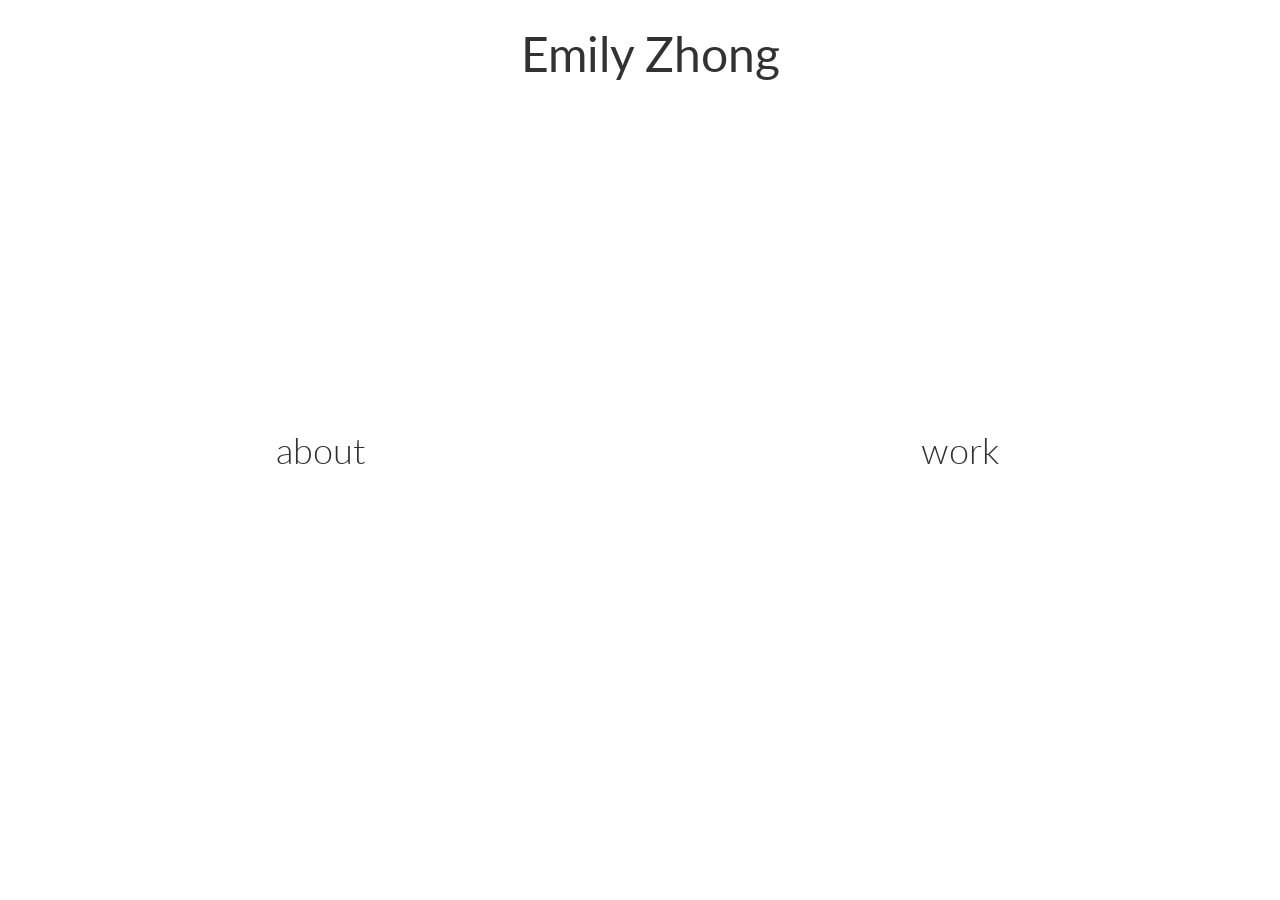
<file: index.html>
<!DOCTYPE html>
<html>
	<head>
		<link rel="stylesheet" type="text/css" href="assets/css/style.css">
		<meta name="viewport" content="width=device-width, initial-scale=1.0">
		<script src="https://ajax.googleapis.com/ajax/libs/jquery/1.11.0/jquery.min.js"></script>
		<!-- <link href="https://fonts.googleapis.com/css?family=Montserrat:400,700" rel="stylesheet"> -->
		<link href="https://fonts.googleapis.com/css?family=Lato:300,400,700" rel="stylesheet">
		<link rel="shortcut icon" href="assets/img/logo.png">
		<title>Emily Zhong</title>
	</head>
	<body>
		<!-- <div id="welcome">HELLO</div> -->
		<div id="content">
			<div class="half" id="left">
				<div class="mobilenav"> &#62; </div>
				<div class="name">Emily</div>
				<div class="title" id="about">about</div>
				<div class="color" id="leftcolor"></div>

				<!-- about: text -->
				<div class="aboutsection">
					<div id="texttitle">Hi, I'm <span class="lo">Emily</span>!</div>
					<div id="text">I'm currently a sophomore studying <span class="lo">computer science</span> and <span class="lo">cognitive science</span> at <span class="lo">UC Berkeley.</span> This website is an online collection of what I create: <span class="lo">computery things, designy things, and artsy things.</span>
					I enjoy 0.36mm ink pens, sans serif fonts, taking pictures, and lifting heavy things and putting them down.</div>
					<br>
					<span class="lo">Currently, I'm...</span>
					<ul>
						<li><a href="http://wdd.io">teaching web design at UC Berkeley</a></li>
						<li><a href="http://cs61a.org">a tutor for UC Berkeley's introduction to CS course</a></li>
						<li><a href="http://projects.dailycal.org">making graphics and data-driven stories for the Daily Cal</a></li>
                        <li><a href="http://innovativedesign.club">designing on the blue team in Innovative Design</a></li>
						<li><a href="http://google.com">excited to be a EP intern at Google this summer (again!)</a></li>
					</ul>
					<br><br>
					Contact me at emily.zhong[at]berkeley[dot]edu
					<br>
					<!-- <a href= "https://www.behance.net/emilyzhong">Check me out on Behance!</a> -->
				</div>

				<!-- work: text -->
				<div class="work">
				<div class="cs"></div>
				<div class="design">
					<div class="textcontainer">
						<div class="textgroup 1">
							<div class="descriptitle">Stern Snapchat Geofilter</div>
							<div class="description">After I noticed the lack of geofilters for my all girl's dormitory, compared to the two that exist for the neighboring co-ed dorm, I designed an approved location-based Snapchat vector image for UC Berkeley’s Stern residential hall using Adobe Illustrator.</div>
						</div>

						<div class="textgroup 2">
							<div class="descriptitle"><a href = "https://www.behance.net/gallery/45780727/MeetUp" target="_blank">AZ Lyrics Redesign</a></div>
							<div class="description">I worked in a team on a redesign mock-up of the AZ Lyrics website's homepage, artist, and lyrics layouts using HTML and CSS.</div>
							<br> <br>
							<div class="behance"><a href = "https://www.behance.net/gallery/45950159/AZ-Lyrics-Redesign" target="_blank">Click for the full documentation on Behance. </a>
							</div>
						</div>

						<div class="textgroup 3">
							<div class="descriptitle">Thermochromic Business Cards</div>
							<div class="description">I created heat-sensitive, interactive business cards that focus on human interaction when exchanging business cards. When subject to the heat of a person's hand, the thermochromic pigment turns clear, revealing my contact information hidden underneath.</div>
						</div>

						<div class="textgroup 4">
							<div class="descriptitle"><a href="https://www.behance.net/gallery/45780727/MeetUp" target="_blank">MeetUp</a></div>
							<div class="description">I designed a mock up for MeetUp, a mobile application that streamlines event-planning as a portal for messaging and event creating.
							<br> <br>
							<div class="behance"><a href = "https://www.behance.net/gallery/45780727/MeetUp" target="_blank">Click for the full documentation of my design process and research on Behance. </a></div>
							</div>
						</div>

						<div class="textgroup 5">
							<div class="descriptitle"><a href = "https://www.behance.net/gallery/45782135/Nutrition-Label-Redesign" target="_blank">Nutrition Label Redesign</a></div>
							<div class="description">I created a nutrition label redesign that focused on representing nutritional data in a more visual manner and increasing comprehensiveness of what nutrients were beneficial or detrimental.</div><br><br>
							<div class="behance"><a href = "https://www.behance.net/gallery/45782135/Nutrition-Label-Redesign" target="_blank">Click for the full documentation of my design process and research on Behance. </a></div>
						</div>

						<div class="textgroup 6">
							<div class="descriptitle">CS Scholars Logo</div>
							<div class="description">I used Adobe Illustrator to design the current logo for the CS Scholars program at UC Berkeley, which focuses on aiding underrepresented minorities in cs by providing resources for introductory computer science courses. </div>
						</div>

						<div class="textgroup 7">
							<div class="descriptitle">Trash Free: <br> A Social Media Campaign</div>
							<div class="description">I designed a graphic promotional image to kickoff the hashtag #trashfree2017, which promotes minimizing waste in people's day-to-day life to bar climate change. Create through and lettering and Adobe Photoshop.</div>
						</div>

						<!-- <div class="textgroup 8">
							<div class="descriptitle">Summer in the Studio</div>
							<div class="mediums">18"x24" Charcoal | 2015</div>
							<div class="description">Summer in the art studio is broken air conditioning. Students scramble to sit in front of the industrial fan's blasts of hot air, breaking the stagnancy of summer in the studio.</div>
						</div> -->
					</div>
				</div>
				<div class="art">
					<div class="textcontainer">
						<div class="textgroup 1">
							<div class="descriptitle">Self Reflection</div>
							<div class="mediums">Digital Photography | 2016</div>
							<div class="description">"Smoke and mirrors" is an idiom that references magic tricks, suggesting trickery or deception. While I may not intentionally deceive others, I find a form on unconscious deception, as the way I view myself is different from how others perceive me.</div>
						</div>

						<div class="textgroup 2">
							<div class="descriptitle">Pathos</div>
							<div class="mediums">Vegetable oil, oil paint, acrylic paint, borosilicate glass | 2015</div>
							<div class="description">I often mask my sadness with anger. Once anger disappates, my sadness is revealed with regret from my actions. <br> <br> I used similar and opposite molecular polarities between vegetable oil, oil paint, and acrylic paint to create the dissolving effect. The similar refractive indexes of vegetable oil and borosilicate glass created the suspended painting illusion.</div>
						</div>

						<div class="textgroup 3">
							<div class="descriptitle">#Trending</div>
							<div class="mediums">Adobe Photoshop | 2016</div>
							<div class="description">As technology advances, so does communication, allowing the media to reach more readers and audiences. Sensationalized stories often make the top of trending charts; do not let the influx of exaggerated stories distort your perspective. </div>
						</div>

						<div class="textgroup 4">
							<div class="descriptitle">21st Century Communcation</div>
							<div class="mediums">18"x24" Charcoal | 2015</div>
							<div class="description">Our cell phones make communication possible over unthinkable distances, yet it also creates less personal relationships as in-person communication is overlooked in lieu of the push of a few buttons.</div>
						</div>

						<div class="textgroup 5">
							<div class="descriptitle">Uncomfortable in my own skin</div>
							<div class="mediums">Vegetable tanned leather | 2015</div>
							<div class="description">A representation of three individual's physical insecurities. The abstracted forms remove associations with the human body, yet the skin medium maintains their origins. <br> <br> Vegetable tanned leather, like human skin, turns darker when exposed to UV light. I used photo negatives to filter light, allowing the sun to naturally develop the image.</div>
						</div>

						<div class="textgroup 6">
							<div class="descriptitle">5 Stages of Grief</div>
							<div class="mediums">Paper Collage | 2015</div>
							<div class="description">1. Denial <br>2. Anger<br>3. Bargaining <br>4. Depression<br>5. Acceptance</div>
						</div>

						<div class="textgroup 7">
							<div class="descriptitle">Am I Thin Enough?</div>
							<div class="mediums">Bristol Paper | 2015</div>
							<div class="description">Trapped in a cycle of binge-eating and purging, many affected by bulimia feel unable to escape until they reach the unattainable "perfect" figure.</div>
						</div>

						<div class="textgroup 8">
							<div class="descriptitle">Summer in the Studio</div>
							<div class="mediums">18"x24" Charcoal | 2015</div>
							<div class="description">Summer in the art studio is broken air conditioning. Students scramble to sit in front of the industrial fan's blasts of hot air, breaking the stagnancy of summer in the studio.</div>
						</div>

						<div class="textgroup 9">
							<div class="descriptitle">Stockholm Syndrome</div>
							<div class="mediums">Digital Photography | 2013</div>
							<div class="description">As technology advances, people's lives become more integrated-- and trapped-- with their electronic devices.</div>
						</div>

					</div>
				</div>
				</div>
			</div>
			<div class="half" id="right">
				<div class="mobilenav"> &#60; </div>
				<div class="name">Zhong</div>
				<div class="title" id="work">work</div>
				<div class="color" id="rightcolor"></div>

				<!-- about: picture -->
				<div class="aboutsection">
					<img id="me-picture" src="assets/img/me2.jpg">
				</div>

				<!-- work: pictures -->
				<div class="work">
				<div id="navbar">
					<div class="navitem" id="cs">CS</div>
					<div class="navitem" id="design">Design</div>
					<div class="navitem" id="art">Art</div>
				</div>
				<div id="expandoverlay">
					<div id="exit">x</div>
					<div id="expandedimage"></div>
				</div>

				<div class="cs">Will be updated soon!</div>
				<div class="design">
					<div class="picturecontainer">
						<div class="picturetile">
							<div class="overlay 5">
								<div class="arttitle">Nutrition Label Redesign</div>
							</div>
							<img class="picture" src="assets/img/design/nutrition.jpg">
							<a class="link" href="https://www.behance.net/gallery/45782135/Nutrition-Label-Redesign"></a>
						</div>

						<div class="picturetile">
							<div class="overlay 4">
								<div class="arttitle">MeetUp</div>
							</div>
								<img class="picture" src="assets/img/design/meetup.jpg">
								<a class="link" href="https://www.behance.net/gallery/45780727/MeetUp"></a>
						</div>

						<div class="picturetile">
							<div class="overlay 7">
								<div class="arttitle">Trash Free: <br> A Social Media Campaign</div>
							</div>
							<img class="picture" src="assets/img/design/trashfree.png">
						</div>

						<div class="picturetile">
							<div class="overlay 2">
								<div class="arttitle">AZ Lyrics Redesign</div>
							</div>
							<img class="picture" src="assets/img/design/azlyrics.jpg">
							<a class="link" href="https://www.behance.net/gallery/45950159/AZ-Lyrics-Redesign"></a>
						</div>

						<div class="picturetile">
							<div class="overlay 6">
								<div class="arttitle">CS Scholars Logo</div>
							</div>
							<img class="picture" src="assets/img/design/csscholars.jpg">
						</div>

						<div class="picturetile">
							<div class="overlay 1">
								<div class="arttitle">Stern Snapchat Geofilter</div>
							</div>
							<img class="picture" id="bottom" src="assets/img/design/snapchat.jpg">
						</div>

						<div class="picturetile">
							<div class="overlay 3">
								<div class="arttitle">Thermochromic Business Cards</div>
							</div>
							<img class="picture" src="assets/img/design/business.jpg">
						</div>


						<!-- <div class="picturetile">
							<div class="overlay 8">
								<div class="arttitle">Summer in the Studio</div>
							</div>
							<img class="picture" src="assets/img/art/fan.jpg">
						</div> -->
					</div>
				</div>
				<div class="art">
					<div class="picturecontainer">
						<div class="picturetile">
							<div class="overlay 1">
								<div class="arttitle">Self Reflection</div>
							</div>
							<img class="picture" src="assets/img/art/smoke.jpg">
						</div>

						<div class="picturetile">
							<div class="overlay 2">
								<div class="arttitle">Pathos</div>
							</div>
							<img class="picture" src="assets/img/art/pathos.jpg">
						</div>

						<div class="picturetile">
							<div class="overlay 3">
								<div class="arttitle">#Trending</div>
							</div>
							<img class="picture" src="assets/img/art/trending.jpg">
						</div>

						<div class="picturetile">
							<div class="overlay 4">
								<div class="arttitle">21st Century Communication</div>
							</div>
							<img class="picture" src="assets/img/art/wifi.jpg">
						</div>

						<div class="picturetile">
							<div class="overlay 5">
								<div class="arttitle">Uncomfortable in my own Skin</div>
							</div>
							<img class="picture" src="assets/img/art/leather.jpg">
						</div>

						<div class="picturetile">
							<div class="overlay 6">
								<div class="arttitle">5 Stages of Grief</div>
							</div>
							<img class="picture" src="assets/img/art/grief.jpg">
						</div>

						<div class="picturetile">
							<div class="overlay 7">
								<div class="arttitle">Am I Thin Enough?</div>
							</div>
							<img class="picture" src="assets/img/art/bulimia.jpg">
						</div>

						<div class="picturetile">
							<div class="overlay 8">
								<div class="arttitle">Summer in the Studio</div>
							</div>
							<img class="picture" src="assets/img/art/fan.jpg">
						</div>

						<div class="picturetile">
							<div class="overlay 9">
								<div class="arttitle">Stockholm Syndrome</div>
							</div>
							<img class="picture" src="assets/img/art/computer.jpg">
						</div>
					</div>
				</div>
			</div>
			</div>
		</div>
	</body>
	<script type="text/javascript" src="assets/js/script.js"></script>
</html>
</file>
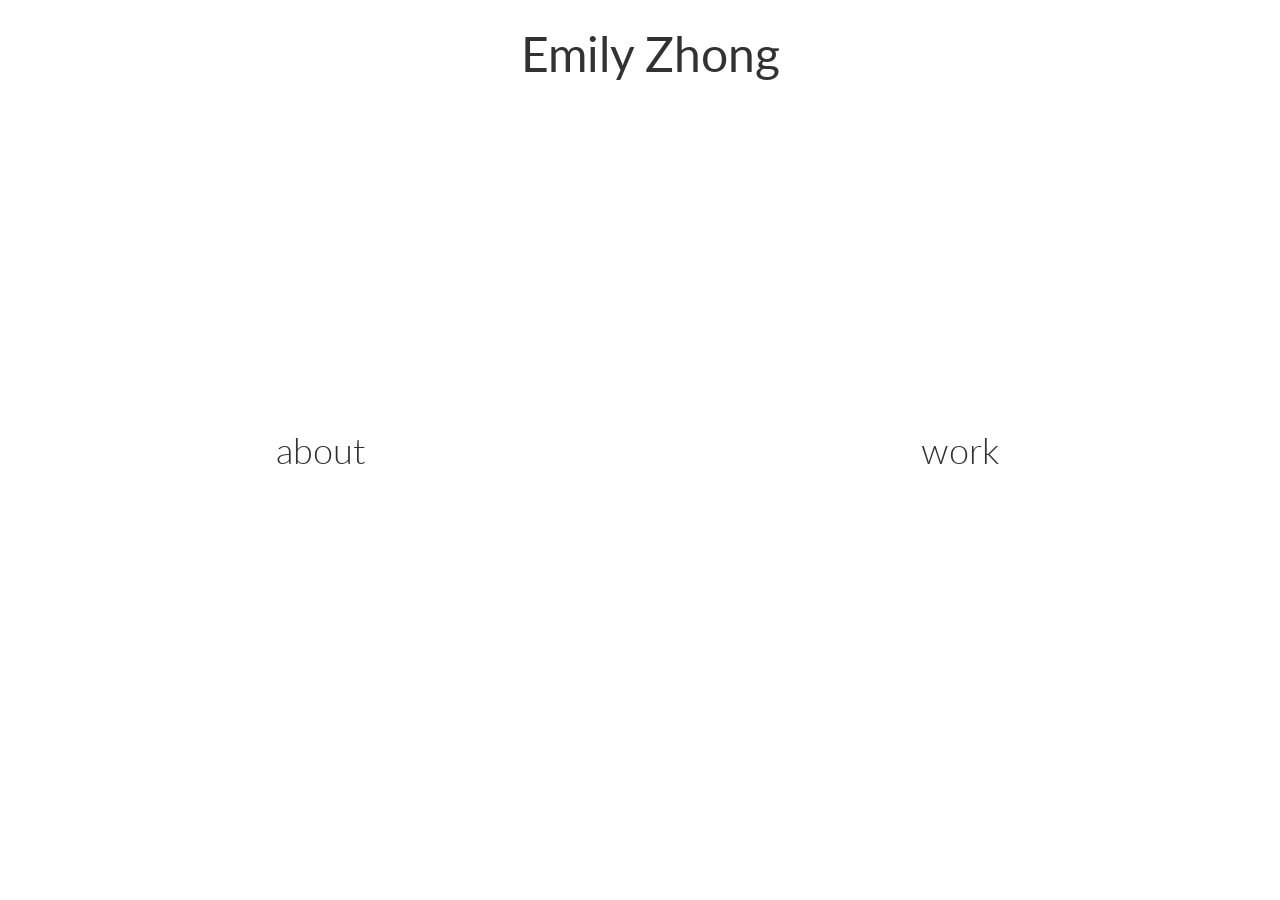
<file: changing/index.html>
<!DOCTYPE html>
<html>
	<head>
		<link rel="stylesheet" type="text/css" href="assets/css/style.css">
		<meta name="viewport" content="width=device-width, initial-scale=1.0">
		<script src="https://ajax.googleapis.com/ajax/libs/jquery/1.11.0/jquery.min.js"></script>
		<script src="assets/js/jquery.smoothState.js"></script>
		<link href="https://fonts.googleapis.com/css?family=Lato:300,400,700" rel="stylesheet">
		<link rel="shortcut icon" href="assets/img/logo.png">
		<title>Emily Zhong</title>
	</head>
	<body>
		<!-- <div id="welcome">HELLO</div> -->
		<div id="content">
			<a href="aboutme.html" class="half" id="left">
				<div class="mobilenav"> &#62; </div>
				<div class="name">Emily</div>
				<div class="title" id="about">about</div>
				<div class="color" id="leftcolor"></div>	
			</a>
			<a href="transition.html" class="half" id="right">
				<div class="mobilenav"> &#60; </div>
				<div class="name">Zhong</div>
				<div class="title" id="work">work</div>
				<div class="color" id="rightcolor"></div>
			</a>
	</body>
	<script type="text/javascript" src="assets/js/script.js"></script>
</html>
</file>
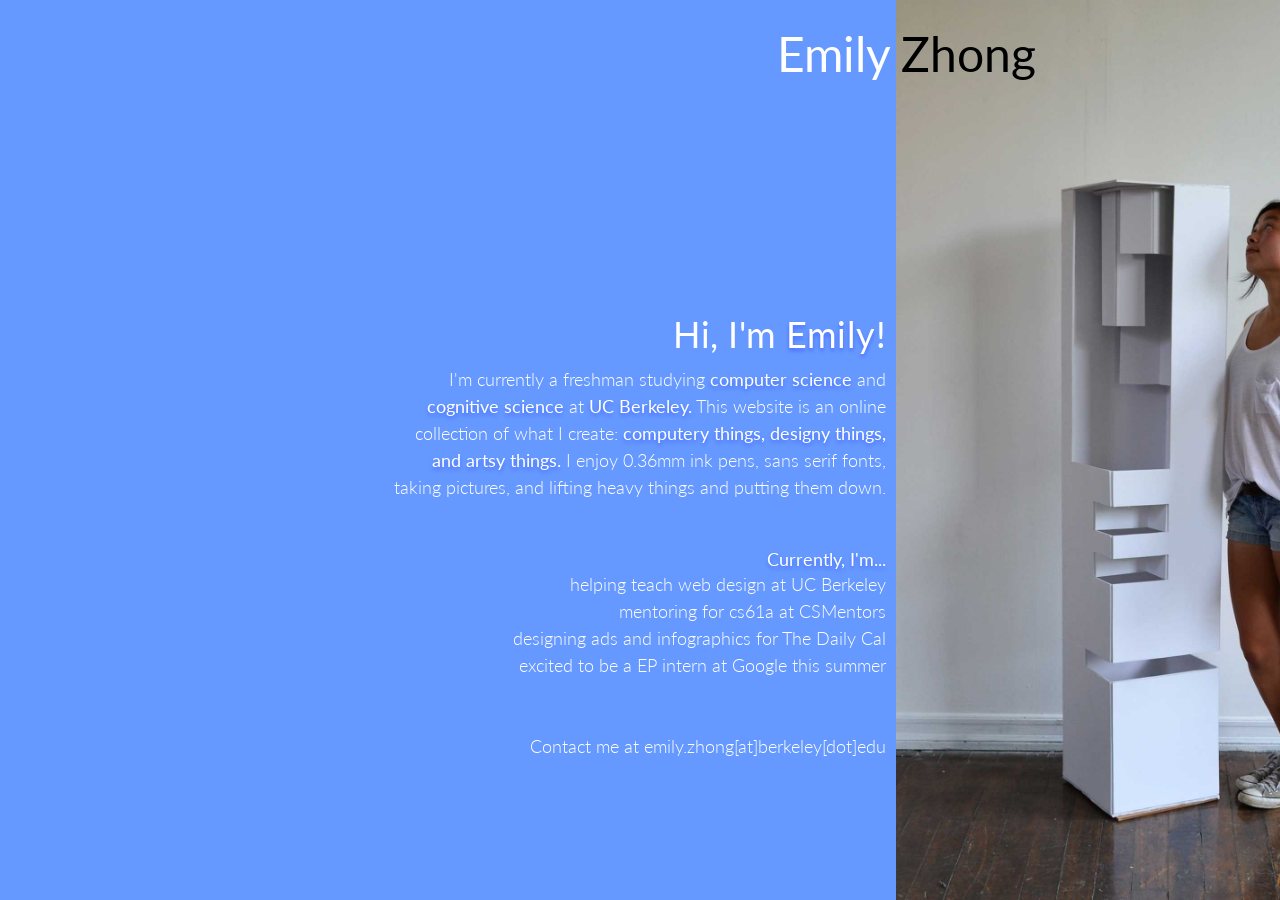
<file: changing/aboutme.html>
<!DOCTYPE html>
<html>
	<head>
		<link rel="stylesheet" type="text/css" href="assets/css/aboutme.css">
		<meta name="viewport" content="width=device-width, initial-scale=1.0">
		<script src="https://ajax.googleapis.com/ajax/libs/jquery/1.11.0/jquery.min.js"></script>
		<script src="assets/js/jquery.smoothState.js"></script>
		<link href="https://fonts.googleapis.com/css?family=Lato:300,400,700" rel="stylesheet">
		<link rel="shortcut icon" href="assets/img/logo.png">
		<title>Emily Zhong</title>
	</head>
	<body>
		<div id="content">
			<div class="half" id="left">
				<div class="mobilenav"> &#62; </div>
				<div class="name">Emily</div>
				<div class="title" id="about">about</div>
				<div class="color" id="leftcolor"></div>

				<!-- about: text -->
				<div class="aboutsection">
					<div id="texttitle">Hi, I'm <span class="lo">Emily</span>!</div>
					<div id="text"><p>I'm currently a freshman studying <span class="lo">computer science</span> and <span class="lo">cognitive science</span> at <span class="lo">UC Berkeley.</span> This website is an online collection of what I create: <span class="lo">computery things, designy things, and artsy things.</span>
					I enjoy 0.36mm ink pens, sans serif fonts, taking pictures, and lifting heavy things and putting them down.</p>
					<br>
					<span class="lo">Currently, I'm...</span>
					<ul>
						<li><a href="http://wdd.io">helping teach web design at UC Berkeley</a></li>
						<li><a href="http://csmentors.berkeley.edu">mentoring for cs61a at CSMentors</a></li>
						<li><a href="http://dailycal.org">designing ads and infographics for The Daily Cal</a></li>
						<li><a href="http://google.com">excited to be a EP intern at Google this summer</a></li>
					</ul>
					<br><br>
					Contact me at emily.zhong[at]berkeley[dot]edu
					<br>
					</div>
				</div>
			</div>
			<div class="half" id="right">
				<div class="mobilenav"> &#60; </div>
				<div class="name">Zhong</div>
				<div class="title" id="work">work</div>
				<div class="color" id="rightcolor"></div>

				<!-- about: picture -->
				<div class="aboutsection">
					<img id="me-picture" src="assets/img/me2.jpg">
				</div>
			</div>
		</div>
	</body>
	<script type="text/javascript" src="assets/js/aboutme.js"></script>
</html>
</file>
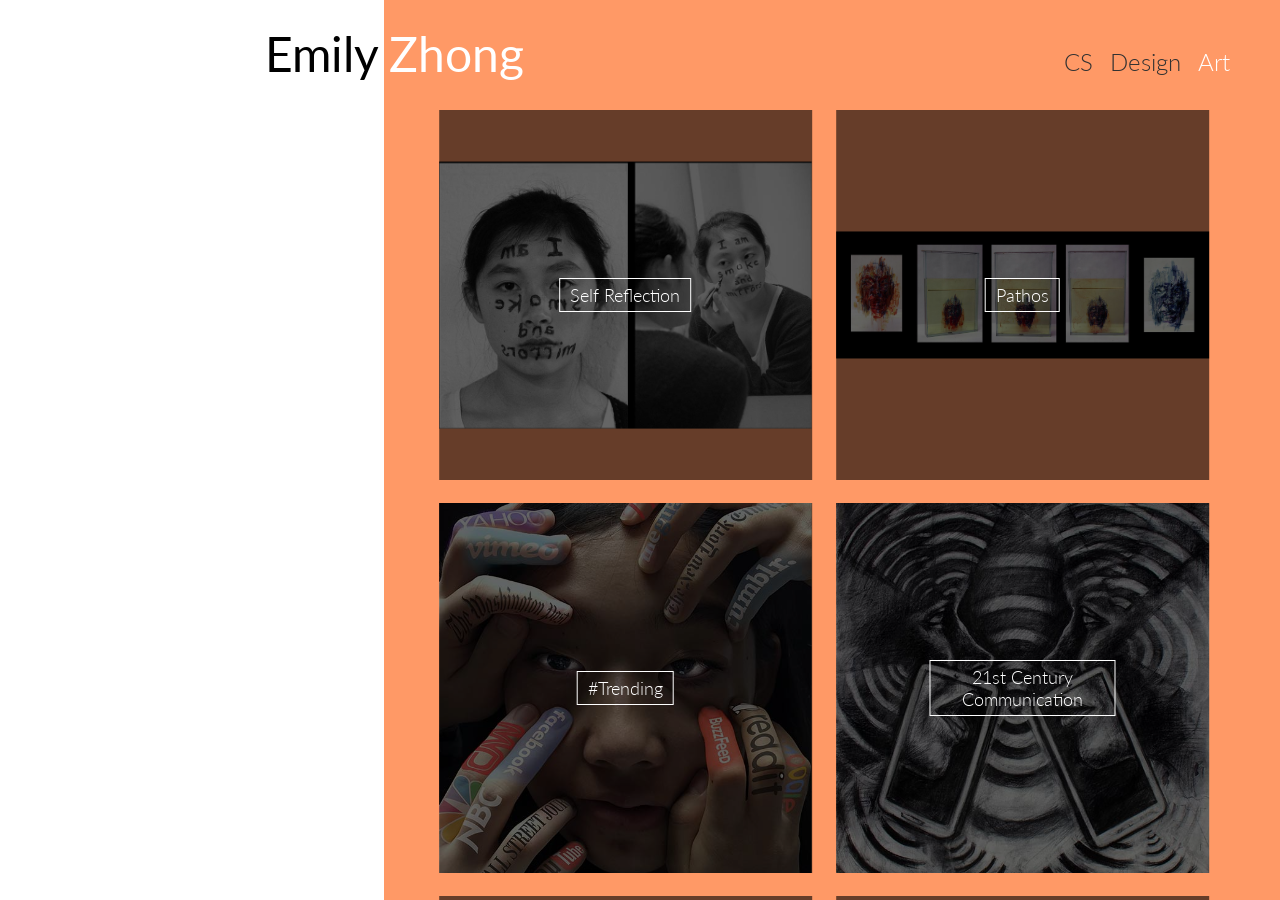
<file: changing/art.html>
<!DOCTYPE html>
<html>
	<head>
		<link rel="stylesheet" type="text/css" href="assets/css/staticwork.css">
		<meta name="viewport" content="width=device-width, initial-scale=1.0">
		<script src="https://ajax.googleapis.com/ajax/libs/jquery/1.11.0/jquery.min.js"></script>
		<script src="assets/js/jquery.smoothState.js"></script>
		<link href="https://fonts.googleapis.com/css?family=Lato:300,400,700" rel="stylesheet">
		<link rel="shortcut icon" href="assets/img/logo.png">
		<title>Emily Zhong: Art</title>
	</head>
	<body>
		<!-- <div id="welcome">HELLO</div> -->
		<div id="content">
			<div class="half" id="left">
				<div class="mobilenav"> &#62; </div>
				<div class="name">Emily</div>
				<div class="title" id="about">about</div>
				<div class="color" id="leftcolor"></div>

				<!-- work: text -->
				<div class="work">
					<div class="art">
						<div class="textcontainer">
							<div class="textgroup 1">
								<div class="descriptitle">Self Reflection</div>
								<div class="mediums">Digital Photography | 2016</div>
								<div class="description">"Smoke and mirrors" is an idiom that references magic tricks, suggesting trickery or deception. While I may not intentionally deceive others, I find a form on unconscious deception, as the way I view myself is different from how others perceive me.</div>
							</div>

							<div class="textgroup 2">
								<div class="descriptitle">Pathos</div>
								<div class="mediums">Vegetable oil, oil paint, acrylic paint, borosilicate glass | 2015</div>
								<div class="description">I often mask my sadness with anger. Once anger disappates, my sadness is revealed with regret from my actions. <br> <br> I used similar and opposite molecular polarities between vegetable oil, oil paint, and acrylic paint to create the dissolving effect. The similar refractive indexes of vegetable oil and borosilicate glass created the suspended painting illusion.</div>
							</div>

							<div class="textgroup 3">
								<div class="descriptitle">#Trending</div>
								<div class="mediums">Adobe Photoshop | 2016</div>
								<div class="description">As technology advances, so does communication, allowing the media to reach more readers and audiences. Sensationalized stories often make the top of trending charts; do not let the influx of exaggerated stories distort your perspective. </div>
							</div>

							<div class="textgroup 4">
								<div class="descriptitle">21st Century Communcation</div>
								<div class="mediums">18"x24" Charcoal | 2015</div>
								<div class="description">Our cell phones make communication possible over unthinkable distances, yet it also creates less personal relationships as in-person communication is overlooked in lieu of the push of a few buttons.</div>
							</div>

							<div class="textgroup 5">
								<div class="descriptitle">Uncomfortable in my own skin</div>
								<div class="mediums">Vegetable tanned leather | 2015</div>
								<div class="description">A representation of three individual's physical insecurities. The abstracted forms remove associations with the human body, yet the skin medium maintains their origins. <br> <br> Vegetable tanned leather, like human skin, turns darker when exposed to UV light. I used photo negatives to filter light, allowing the sun to naturally develop the image.</div>
							</div>

							<div class="textgroup 6">
								<div class="descriptitle">5 Stages of Grief</div>
								<div class="mediums">Paper Collage | 2015</div>
								<div class="description">1. Denial <br>2. Anger<br>3. Bargaining <br>4. Depression<br>5. Acceptance</div>
							</div>

							<div class="textgroup 7">
								<div class="descriptitle">Am I Thin Enough?</div>
								<div class="mediums">Bristol Paper | 2015</div>
								<div class="description">Trapped in a cycle of binge-eating and purging, many affected by bulimia feel unable to escape until they reach the unattainable "perfect" figure.</div>
							</div>

							<div class="textgroup 8">
								<div class="descriptitle">Summer in the Studio</div>
								<div class="mediums">18"x24" Charcoal | 2015</div>
								<div class="description">Summer in the art studio is broken air conditioning. Students scramble to sit in front of the industrial fan's blasts of hot air, breaking the stagnancy of summer in the studio.</div>
							</div>

							<div class="textgroup 9">
								<div class="descriptitle">Stockholm Syndrome</div>
								<div class="mediums">Digital Photography | 2013</div>
								<div class="description">As technology advances, people's lives become more integrated-- and trapped-- with their electronic devices.</div>
							</div>

						</div>
					</div>
				</div>
			</div> <!-- end of left -->


			<div class="half" id="right">
				<div class="mobilenav"> &#60; </div>
				<div class="name">Zhong</div>
				<div class="title" id="work">work</div>
				<div class="color" id="rightcolor"></div>

				<!-- work: pictures -->
				<div class="work">
				<div id="navbar">
					<div class="navitem" id="cs"><a href = "cs.html">CS</a></div>
					<div class="navitem" id="design"><a href = "design.html">Design</a></div>
					<div class="navitem" id="thispage">Art</div>
				</div>
				<div id="expandoverlay">
					<div id="exit">x</div>
					<div id="expandedimage"></div>
				</div>

				<div class="art">
					<div class="picturecontainer">
						<div class="picturetile">
							<div class="overlay 1">
								<div class="arttitle">Self Reflection</div>
							</div>
							<img class="picture" src="assets/img/art/smoke.jpg">
						</div>

						<div class="picturetile">
							<div class="overlay 2">
								<div class="arttitle">Pathos</div>
							</div>
							<img class="picture" src="assets/img/art/pathos.jpg">
						</div>

						<div class="picturetile">
							<div class="overlay 3">
								<div class="arttitle">#Trending</div>
							</div>
							<img class="picture" src="assets/img/art/trending.jpg">
						</div>

						<div class="picturetile">
							<div class="overlay 4">
								<div class="arttitle">21st Century Communication</div>
							</div>
							<img class="picture" src="assets/img/art/wifi.jpg">
						</div>

						<div class="picturetile">
							<div class="overlay 5">
								<div class="arttitle">Uncomfortable in my own Skin</div>
							</div>
							<img class="picture" src="assets/img/art/leather.jpg">
						</div>

						<div class="picturetile">
							<div class="overlay 6">
								<div class="arttitle">5 Stages of Grief</div>
							</div>
							<img class="picture" src="assets/img/art/grief.jpg">
						</div>

						<div class="picturetile">
							<div class="overlay 7">
								<div class="arttitle">Am I Thin Enough?</div>
							</div>
							<img class="picture" src="assets/img/art/bulimia.jpg">
						</div>

						<div class="picturetile">
							<div class="overlay 8">
								<div class="arttitle">Summer in the Studio</div>
							</div>
							<img class="picture" src="assets/img/art/fan.jpg">
						</div>

						<div class="picturetile">
							<div class="overlay 9">
								<div class="arttitle">Stockholm Syndrome</div>
							</div>
							<img class="picture" src="assets/img/art/computer.jpg">
						</div>
					</div>
				</div>
				</div>
			</div> <!-- End of right -->
		</div> <!-- End of container -->
	</body>
	<script type="text/javascript" src="assets/js/work.js"></script>
</html>
</file>
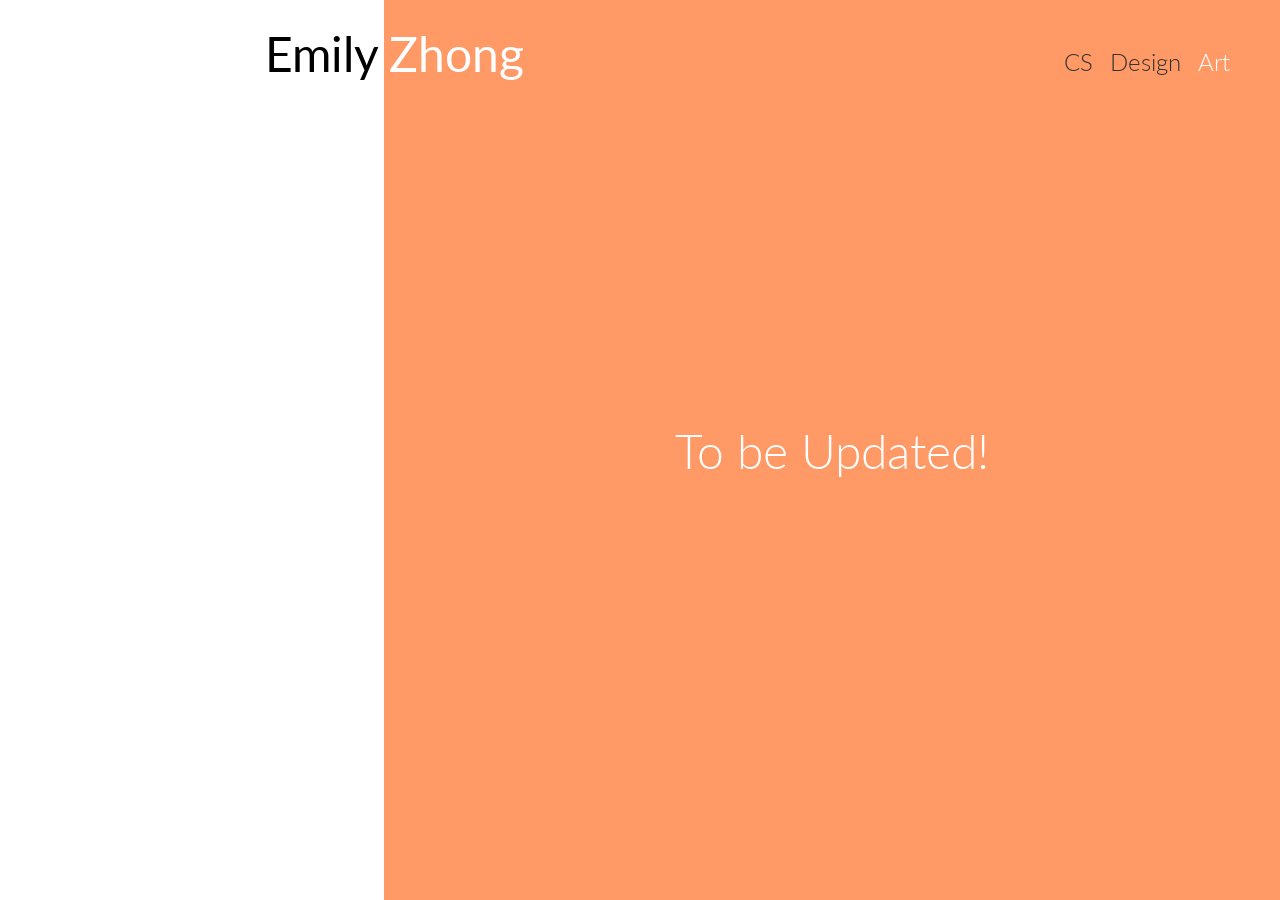
<file: changing/cs.html>
<!DOCTYPE html>
<html>
	<head>
		<link rel="stylesheet" type="text/css" href="assets/css/staticwork.css">
		<meta name="viewport" content="width=device-width, initial-scale=1.0">
		<script src="https://ajax.googleapis.com/ajax/libs/jquery/1.11.0/jquery.min.js"></script>
		<script src="assets/js/jquery.smoothState.js"></script>
		<link href="https://fonts.googleapis.com/css?family=Lato:300,400,700" rel="stylesheet">
		<link rel="shortcut icon" href="assets/img/logo.png">
		<title>Emily Zhong: CS</title>
	</head>
	<body>
		<!-- <div id="welcome">HELLO</div> -->
		<div id="content">
			<div class="half" id="left">
				<div class="mobilenav"> &#62; </div>
				<div class="name">Emily</div>
				<div class="title" id="about">about</div>
				<div class="color" id="leftcolor"></div>

				<!-- work: text -->
				<div class="work"></div>
			</div> <!-- end of left -->


			<div class="half" id="right">
				<div class="mobilenav"> &#60; </div>
				<div class="name">Zhong</div>
				<div class="title" id="work">work</div>
				<div class="color" id="rightcolor"></div>

				<!-- work: pictures -->
				<div class="work">
					<div id="navbar">
						<div class="navitem" id="cs"><a href = "cs.html">CS</a></div>
						<div class="navitem" id="design"><a href = "design.html">Design</a></div>
						<div class="navitem" id="thispage">Art</div>
					</div>
					<div id="sole-message">To be Updated!</div>
				</div>
			</div> <!-- End of right -->
		</div> <!-- End of container -->
	</body>
	<script type="text/javascript" src="assets/js/work.js"></script>
</html>
</file>
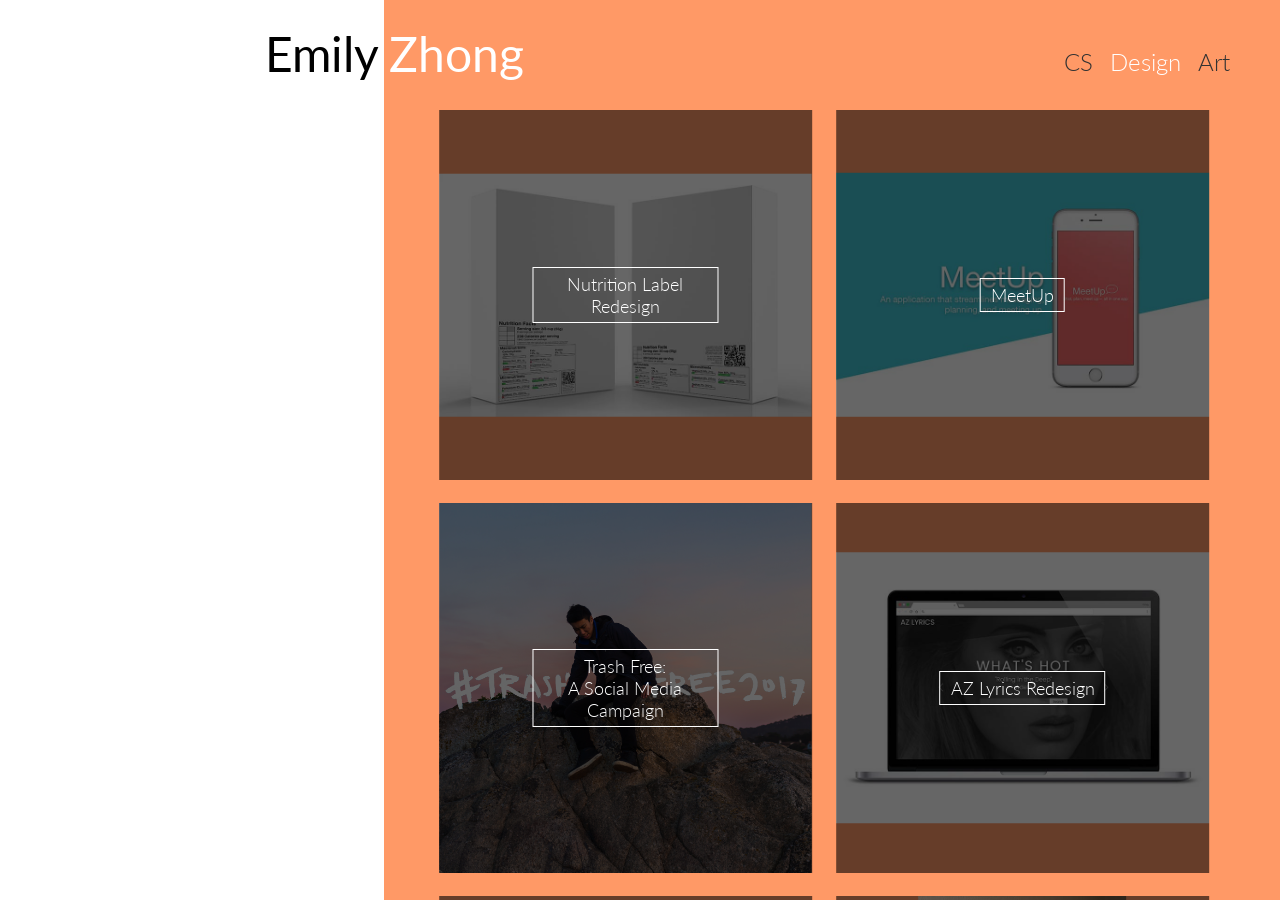
<file: changing/design.html>
<!DOCTYPE html>
<html>
	<head>
		<link rel="stylesheet" type="text/css" href="assets/css/staticwork.css">
		<meta name="viewport" content="width=device-width, initial-scale=1.0">
		<script src="https://ajax.googleapis.com/ajax/libs/jquery/1.11.0/jquery.min.js"></script>
		<script src="assets/js/jquery.smoothState.js"></script>
		<link href="https://fonts.googleapis.com/css?family=Lato:300,400,700" rel="stylesheet">
		<link rel="shortcut icon" href="assets/img/logo.png">
		<title>Emily Zhong: Design</title>
	</head>
	<body>
		<!-- <div id="welcome">HELLO</div> -->
		<div id="content">
			<div class="half" id="left">
				<div class="mobilenav"> &#62; </div>
				<div class="name">Emily</div>
				<div class="title" id="about">about</div>
				<div class="color" id="leftcolor"></div>

				<!-- work: text -->
				<div class="work">
					<div class="design">
						<div class="textcontainer">
							<div class="textgroup 1">
								<div class="descriptitle">Stern Snapchat Geofilter</div>
								<div class="description">After I noticed the lack of geofilters for my all girl's dormitory, compared to the two that exist for the neighboring co-ed dorm, I designed an approved location-based Snapchat vector image for UC Berkeley’s Stern residential hall using Adobe Illustrator.</div>
							</div>

							<div class="textgroup 2">
								<div class="descriptitle"><a href = "https://www.behance.net/gallery/45780727/MeetUp" target="_blank">AZ Lyrics Redesign</a></div>
								<div class="description">I worked in a team on a redesign mock-up of the AZ Lyrics website's homepage, artist, and lyrics layouts using HTML and CSS.</div>
								<br> <br>
								<div class="behance"><a href = "https://www.behance.net/gallery/45950159/AZ-Lyrics-Redesign" target="_blank">Click for the full documentation on Behance. </a>
								</div>
							</div>

							<div class="textgroup 3">
								<div class="descriptitle">Thermochromic Business Cards</div>
								<div class="description">I created heat-sensitive, interactive business cards that focus on human interaction when exchanging business cards. When subject to the heat of a person's hand, the thermochromic pigment turns clear, revealing my contact information hidden underneath.</div>
							</div>

							<div class="textgroup 4">
								<div class="descriptitle"><a href="https://www.behance.net/gallery/45780727/MeetUp" target="_blank">MeetUp</a></div>
								<div class="description">I designed a mock up for MeetUp, a mobile application that streamlines event-planning as a portal for messaging and event creating.
								<br> <br>
								<div class="behance"><a href = "https://www.behance.net/gallery/45780727/MeetUp" target="_blank">Click for the full documentation of my design process and research on Behance. </a></div>
								</div>
							</div>

							<div class="textgroup 5">
								<div class="descriptitle"><a href = "https://www.behance.net/gallery/45782135/Nutrition-Label-Redesign" target="_blank">Nutrition Label Redesign</a></div>
								<div class="description">I created a nutrition label redesign that focused on representing nutritional data in a more visual manner and increasing comprehensiveness of what nutrients were beneficial or detrimental.</div><br><br>
								<div class="behance"><a href = "https://www.behance.net/gallery/45782135/Nutrition-Label-Redesign" target="_blank">Click for the full documentation of my design process and research on Behance. </a></div>
							</div>

							<div class="textgroup 6">
								<div class="descriptitle">CS Scholars Logo</div>
								<div class="description">I used Adobe Illustrator to design the current logo for the CS Scholars program at UC Berkeley, which focuses on aiding underrepresented minorities in cs by providing resources for introductory computer science courses. </div>
							</div>

							<div class="textgroup 7">
								<div class="descriptitle">Trash Free: <br> A Social Media Campaign</div>
								<div class="description">I designed a graphic promotional image to kickoff the hashtag #trashfree2017, which promotes minimizing waste in people's day-to-day life to bar climate change. Create through and lettering and Adobe Photoshop.</div>
							</div>

						</div>
					</div>
				</div>
			</div> <!-- end of left -->


			<div class="half" id="right">
				<div class="mobilenav"> &#60; </div>
				<div class="name">Zhong</div>
				<div class="title" id="work">work</div>
				<div class="color" id="rightcolor"></div>

				<!-- work: pictures -->
				<div class="work">
				<div id="navbar">
					<div class="navitem" id="cs"><a href = "cs.html">CS</a></div>
					<div class="navitem" id="thispage"><a href = "design.html">Design</a></div>
					<div class="navitem" id="art"><a href = "art.html">Art</a></div>
				</div>
				<div id="expandoverlay">
					<div id="exit">x</div>
					<div id="expandedimage"></div>
				</div>
				<div class="design">
					<div class="picturecontainer">
						<div class="picturetile">
							<div class="overlay 5">
								<div class="arttitle">Nutrition Label Redesign</div>
							</div>
							<img class="picture" src="assets/img/design/nutrition.jpg">
							<a class="link" href="work/nutrition_label.html"></a>
						</div>

						<div class="picturetile">
							<div class="overlay 4">
								<div class="arttitle">MeetUp</div>
							</div>
								<img class="picture" src="assets/img/design/meetup.jpg">
								<a class="link" href="work/meetup.html"></a>
						</div>

						<div class="picturetile">
							<div class="overlay 7">
								<div class="arttitle">Trash Free: <br> A Social Media Campaign</div>
							</div>
							<img class="picture" src="assets/img/design/trashfree.png">
						</div>

						<div class="picturetile">
							<div class="overlay 2">
								<div class="arttitle">AZ Lyrics Redesign</div>
							</div>
							<img class="picture" src="assets/img/design/azlyrics.jpg">
							<a class="link" href="work/azlyrics.html"></a>
						</div>

						<div class="picturetile">
							<div class="overlay 6">
								<div class="arttitle">CS Scholars Logo</div>
							</div>
							<img class="picture" src="assets/img/design/csscholars.jpg">
						</div>

						<div class="picturetile">
							<div class="overlay 1">
								<div class="arttitle">Stern Snapchat Geofilter</div>
							</div>
							<img class="picture" id="bottom" src="assets/img/design/snapchat.jpg">
						</div>

						<div class="picturetile">
							<div class="overlay 3">
								<div class="arttitle">Thermochromic Business Cards</div>
							</div>
							<img class="picture" src="assets/img/design/business.jpg">
						</div>
						
					</div>
					</div>
				</div>
				</div>
			</div> <!-- End of right -->
		</div> <!-- End of container -->
	</body>
	<script type="text/javascript" src="assets/js/work.js"></script>
</html>
</file>
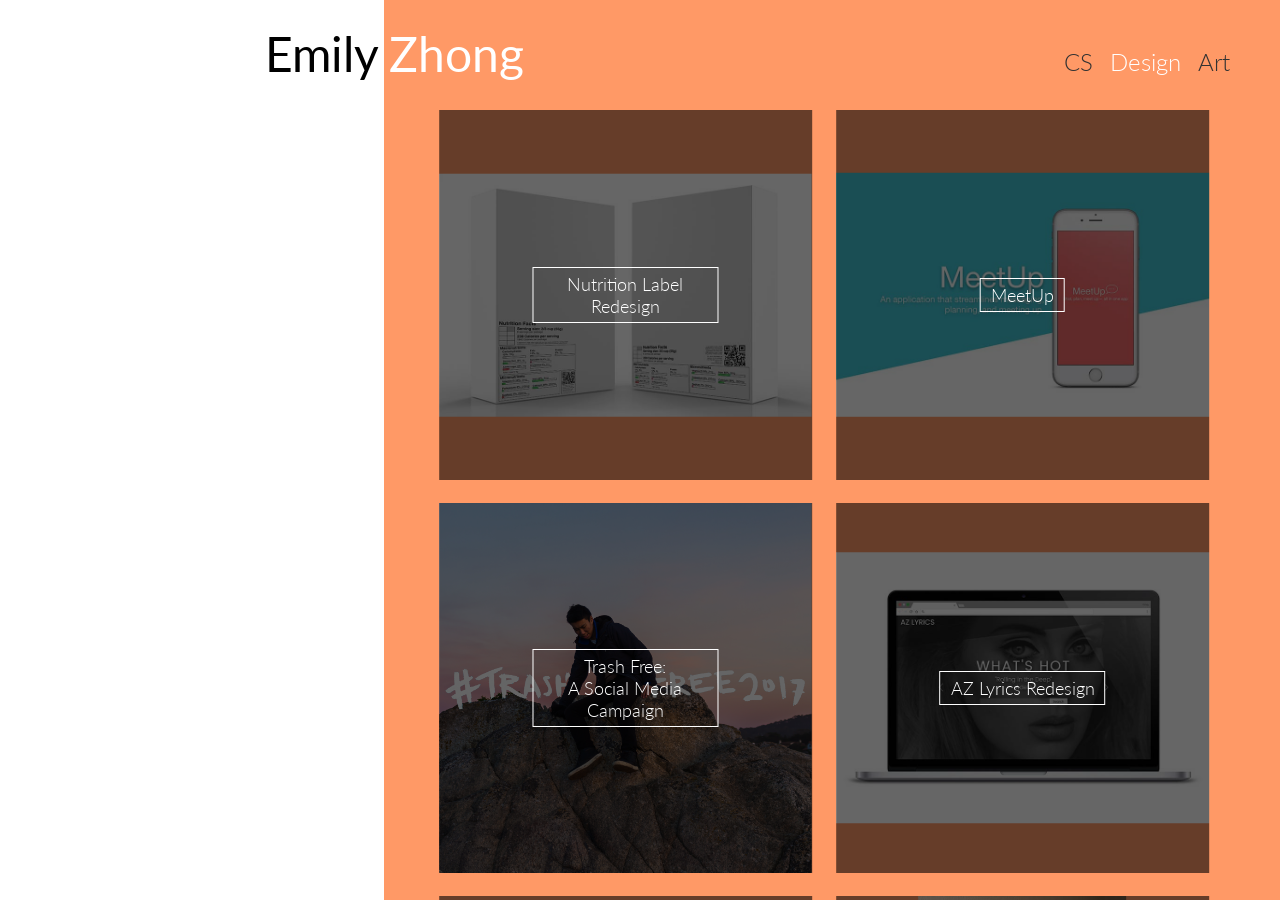
<file: changing/transition.html>
<!DOCTYPE html>
<html>
	<head>
		<link rel="stylesheet" type="text/css" href="assets/css/work.css">
		<meta name="viewport" content="width=device-width, initial-scale=1.0">
		<script src="https://ajax.googleapis.com/ajax/libs/jquery/1.11.0/jquery.min.js"></script>
		<script src="assets/js/jquery.smoothState.js"></script>
		<link href="https://fonts.googleapis.com/css?family=Lato:300,400,700" rel="stylesheet">
		<link rel="shortcut icon" href="assets/img/logo.png">
		<title>Emily Zhong</title>
	</head>
	<body>
		<!-- <div id="welcome">HELLO</div> -->
		<div id="content">
			<a href="aboutme.html" class="half" id="left">
				<div class="mobilenav"> &#62; </div>
				<div class="name">Emily</div>
				<div class="title" id="about">about</div>
				<div class="color" id="leftcolor"></div>	
			</a>
			<a href="art.html" class="half" id="right">
				<div class="mobilenav"> &#60; </div>
				<div class="name">Zhong</div>
				<div class="title" id="work">work</div>
				<div class="color" id="rightcolor"></div>
			</a>
	</body>
	<script type="text/javascript" src="assets/js/transition.js"></script>
</html>
</file>
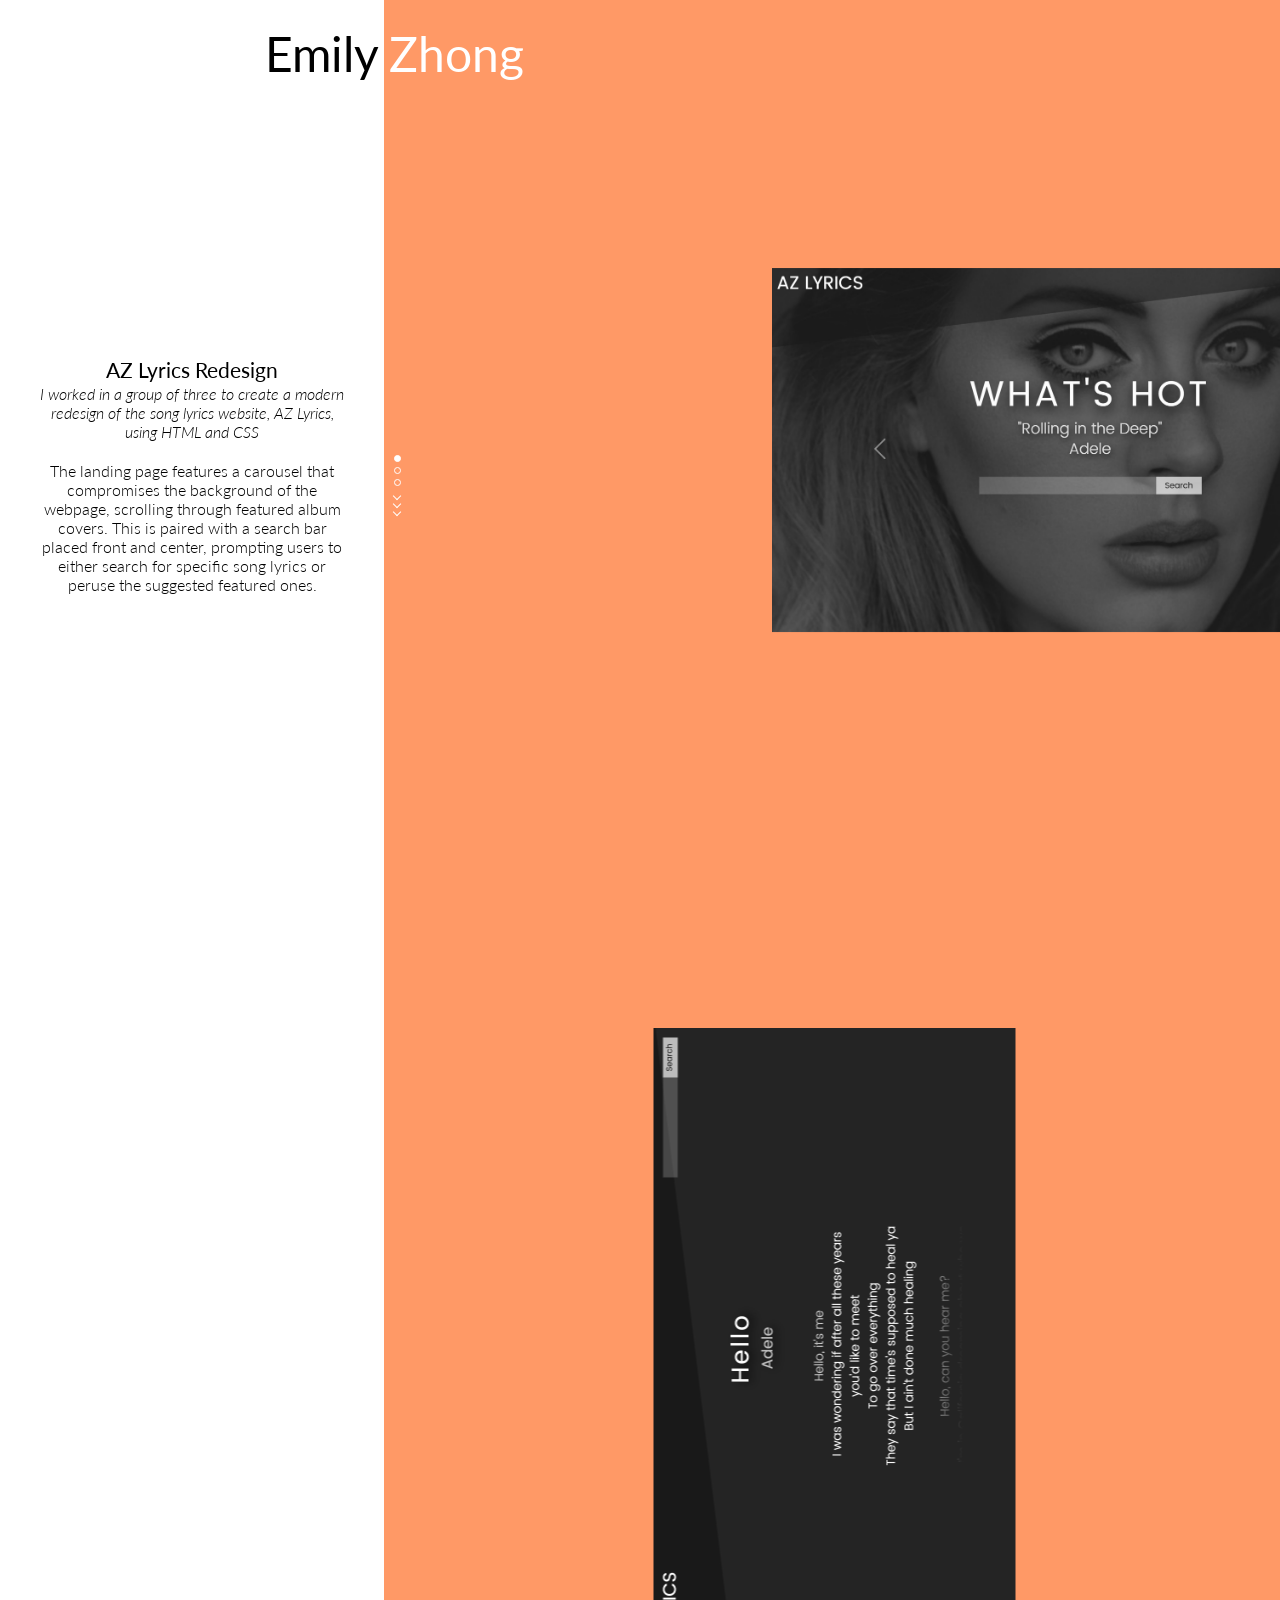
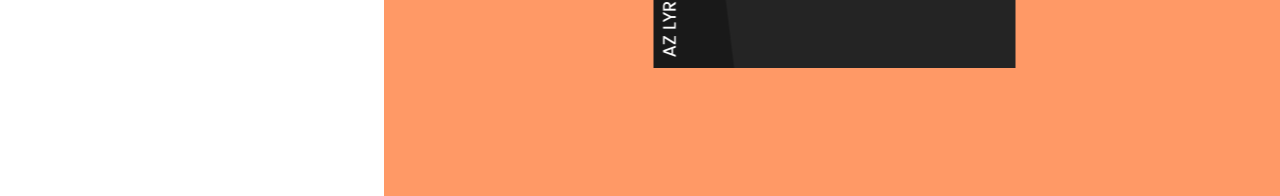
<file: changing/work/azlyrics.html>
<!DOCTYPE html>
<head>
	<link rel="stylesheet" type="text/css" href="details.css">
	<meta name="viewport" content="width=device-width, initial-scale=1.0">
	<script src="https://ajax.googleapis.com/ajax/libs/jquery/1.11.0/jquery.min.js"></script>
	<script src="../assets/js/jquery.smoothState.js"></script>
	<script src="script3.js"></script>
	<link href="https://fonts.googleapis.com/css?family=Lato:300,400,700" rel="stylesheet">
	<link rel="shortcut icon" href="../assets/img/logo.png">
	<title>Emily Zhong: AZ Lyrics Redesign </title>
</head>
<body>
<!-- 	<div id="cover">
		<div id="scroll-things">
			<img src="scroll.gif" id="scroll">
			<div id="scroll-text">SCROLL</div>
		</div>
	</div> -->

		<!--TEXT SIDE-->
		<div id="left" class="half">
			<div class="mobilenav"> &#62; </div>
			<div class="name">Emily</div>

			<div id="text-container">
				<div id="title">AZ Lyrics Redesign</div>
				<div id="subheadline">I worked in a group of three to create a modern redesign of the song lyrics website, AZ Lyrics, using HTML and CSS</div>
				<div class="text one">
					The landing page features a carousel that compromises the background of the webpage, scrolling through featured album covers. This is paired with a search bar placed front and center, prompting users to either search for specific song lyrics or peruse the suggested featured ones. 
				</div>
				<div class="text two">
					The lyrics page places emphasis on the lyrics, keeping the background a simple dark gray. The upper and lower areas of the scroll include a gradient that create a modern and natural fade-in/fade-out effect of the lyrics, a thematic feature throughout the redesign.
				</div>
				<div class="text three">
					The artists page contains a carousel that allows users to scroll through different albums of the artist. Each slide of the carousel displays the album cover along with the album's songs. With the list of songs, we use the gradient fade-in/fade-out motif to bring attention to the songs in the middle as the user scrolls.
				</div>
			</div>
		</div>

		<!--IMAGE SIDE-->
		<div class="half" id="titlething">
			<div class="mobilenav"> &#60; </div>
			<div class="name">Zhong</div>
			<div id="dot-container">
				<div class="dot" id="1"></div>
				<div class="dot" id="2"></div>
				<div class="dot" id="3"></div>
				<div class="down"></div>
				<div class="down"></div>
				<div class="down"></div>
			</div>
		</div>
		
		<div id="right" class="half">
			<div class="himage one">
				<img src="img/azlyrics/1.jpg">
			</div>
			<div class="himage two">
				<img src="img/azlyrics/2.jpg">
			</div>
			<div class="himage three">
				<img src="img/azlyrics/3.jpg">
			</div>
			<!-- <div class="image four">
				<img src="img/meetup/6.jpg">
			</div> -->
		</div>
</body>
</html>
</file>
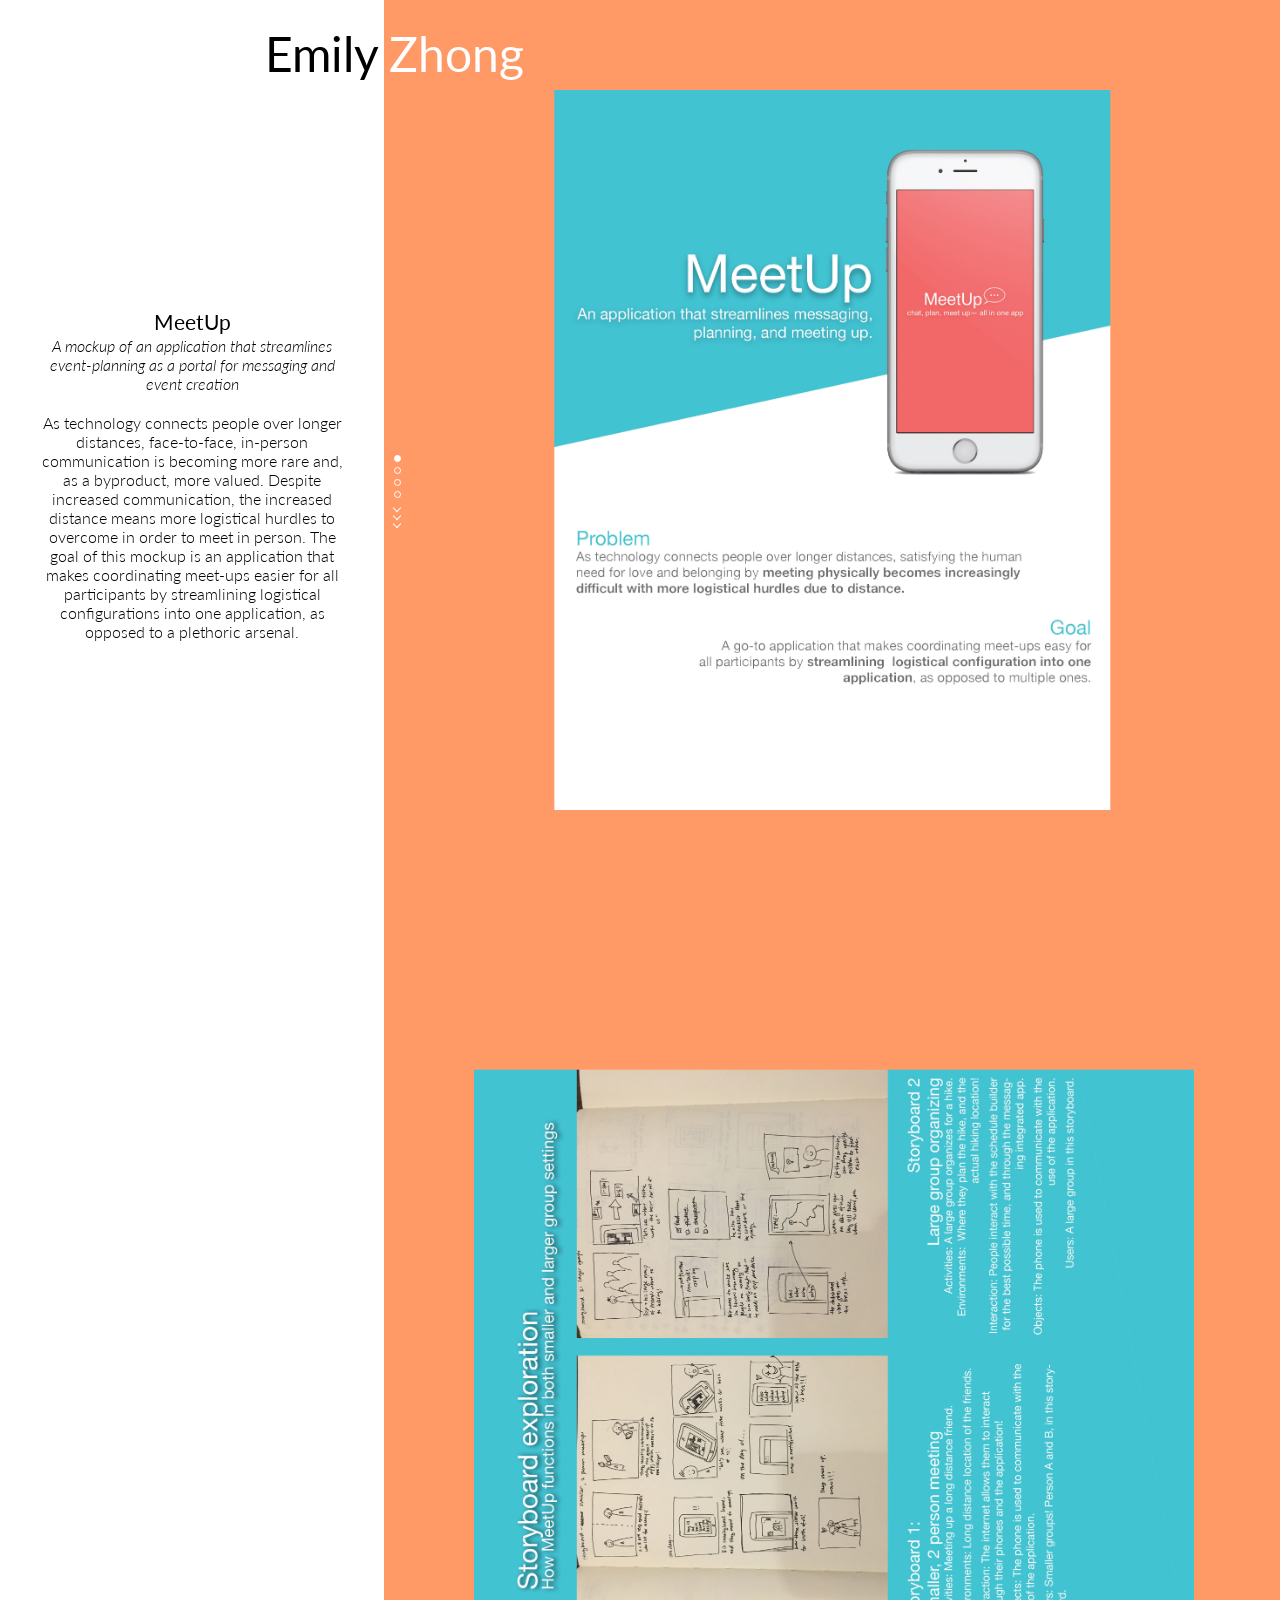
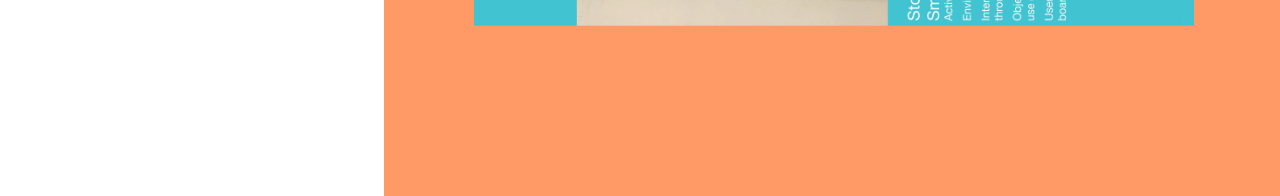
<file: changing/work/meetup.html>
<!DOCTYPE html>
<head>
	<link rel="stylesheet" type="text/css" href="details.css">
	<meta name="viewport" content="width=device-width, initial-scale=1.0">
	<script src="https://ajax.googleapis.com/ajax/libs/jquery/1.11.0/jquery.min.js"></script>
	<script src="../assets/js/jquery.smoothState.js"></script>
	<script src="script.js"></script>
	<link href="https://fonts.googleapis.com/css?family=Lato:300,400,700" rel="stylesheet">
	<link rel="shortcut icon" href="../assets/img/logo.png">
	<title>Emily Zhong: MeetUp </title>
</head>
<body>
<!-- 	<div id="cover">
		<div id="scroll-things">
			<img src="scroll.gif" id="scroll">
			<div id="scroll-text">SCROLL</div>
		</div>
	</div> -->

		<!--TEXT SIDE-->
		<div id="left" class="half">
			<div class="mobilenav"> &#62; </div>
			<div class="name">Emily</div>

			<div id="text-container">
				<div id="title">MeetUp</div>
				<div id="subheadline">A mockup of an application that streamlines event-planning as a portal for messaging and event creation</div>
				<div class="text one">
					As technology connects people over longer distances, face-to-face, in-person communication is becoming more rare and, as a byproduct, more valued. Despite increased communication, the increased distance means more logistical hurdles to overcome in order to meet in person. The goal of this mockup is an application that makes coordinating meet-ups easier for all participants by streamlining logistical configurations into one application, as opposed to a plethoric arsenal. 
				</div>
				<div class="text two">
					Here, I consider the two main types of meet-ups that occur: smaller groups of two to five people and larger groups of more than five. To better my idea of how the application should mold to their differing needs, I analyze their AEIOU: activities, environment, interaction, objects, and users. In each storyboard molded to a scenario for each group, I begin my ideation of what features should be included to make planning easier.
				</div>
				<div class="text three">
					My low fidelity prototype included the features shown to the right, including an event page, a schedule match page, to-do list, maps, and messaging. I used the POP application to better visualize the navigation of the application when using user testing my low fidelity prototype.
				</div>
				<div class="text four">
					Here is my final prototype along with its navigation, created using Adobe Experience Design and Adobe Illustrator. <br> <br> <em><a href = "https://www.behance.net/gallery/45780727/MeetUp">You can find a higher resolution, along with more details about my design process on my Behance here. </a></em>
				</div>
			</div>
		</div>

		<!--IMAGE SIDE-->
		<div class="half" id="titlething">
			<div class="mobilenav"> &#60; </div>
			<div class="name">Zhong</div>
			<div id="dot-container">
				<div class="dot" id="1"></div>
				<div class="dot" id="2"></div>
				<div class="dot" id="3"></div>
				<div class="dot" id="4"></div>
				<div class="down"></div>
				<div class="down"></div>
				<div class="down"></div>
			</div>
		</div>
		
		<div id="right" class="half">
			<div class="image one">
				<img src="img/meetup/1.jpg">
			</div>
			<div class="image two">
				<img src="img/meetup/4.jpg">
			</div>
			<div class="image three">
				<img src="img/meetup/5.jpg">
			</div>
			<div class="image four">
				<img src="img/meetup/6.jpg">
			</div>
		</div>
</body>
</html>
</file>
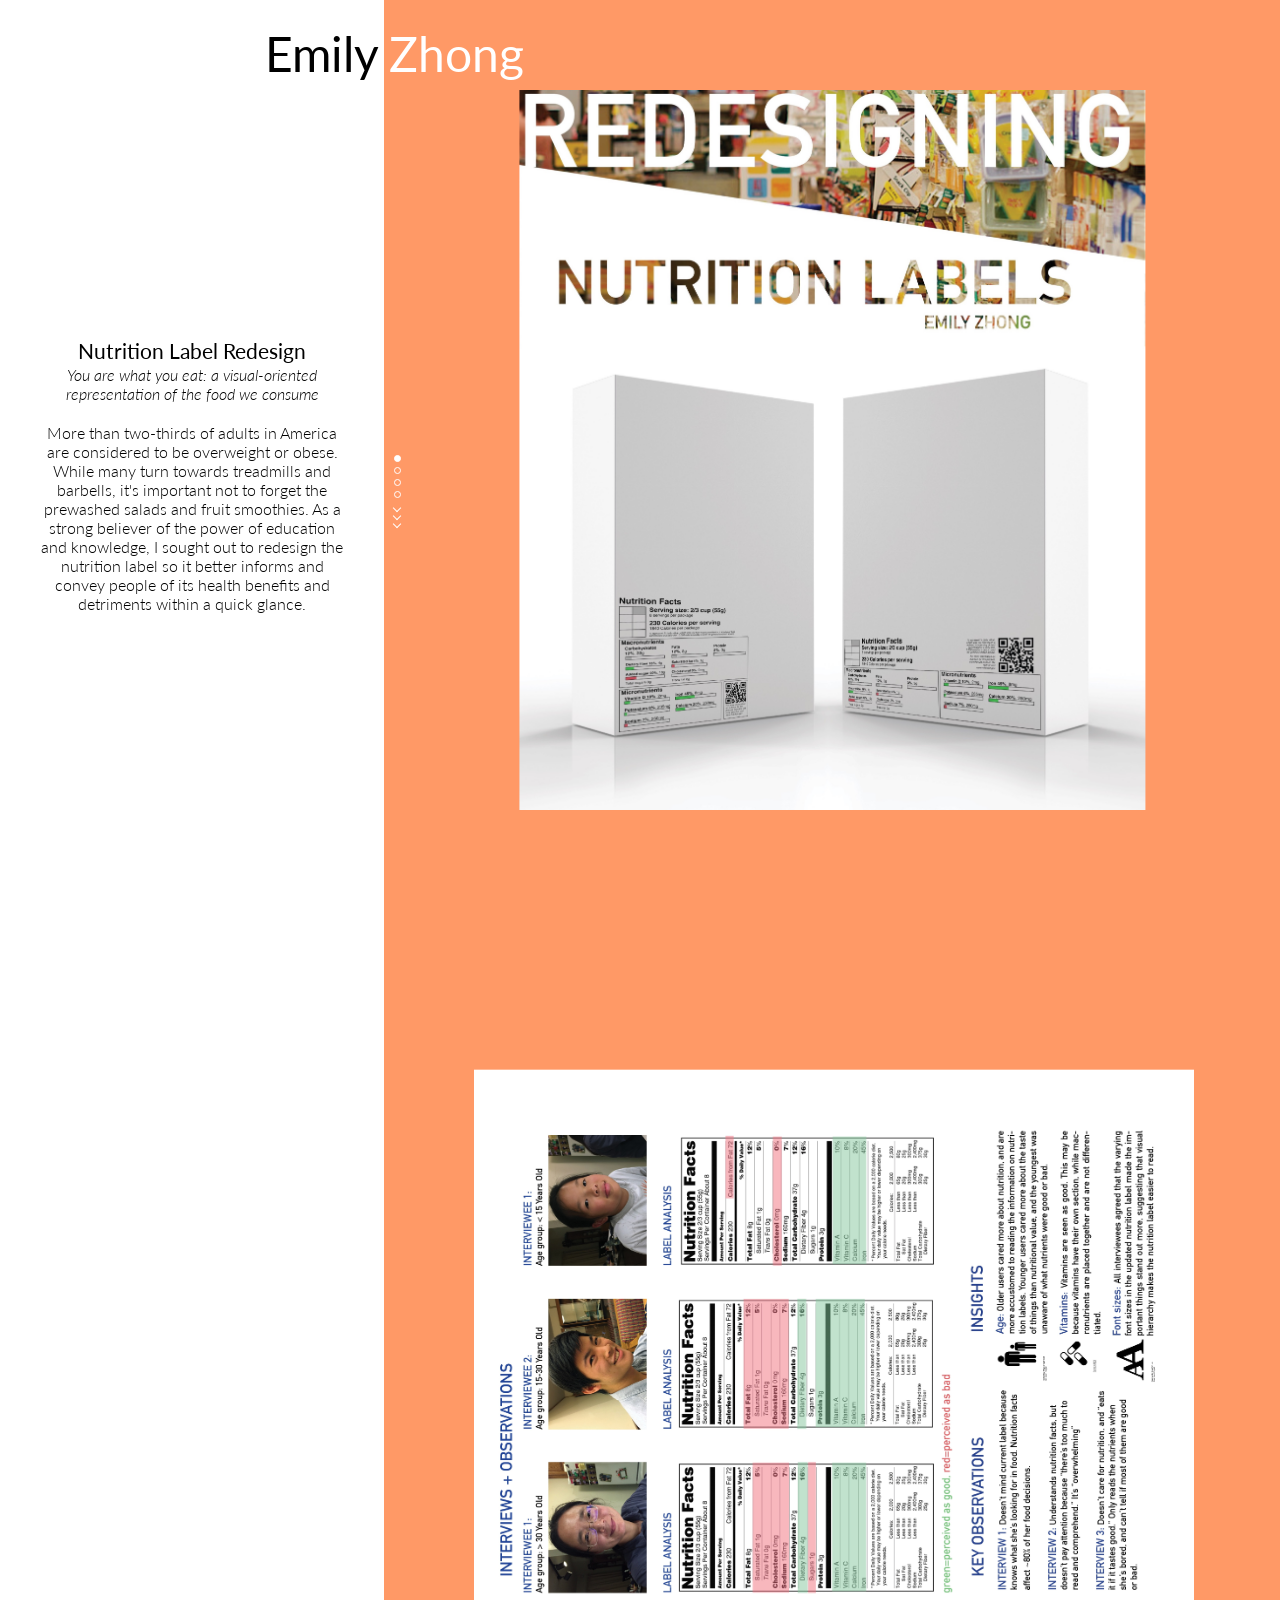
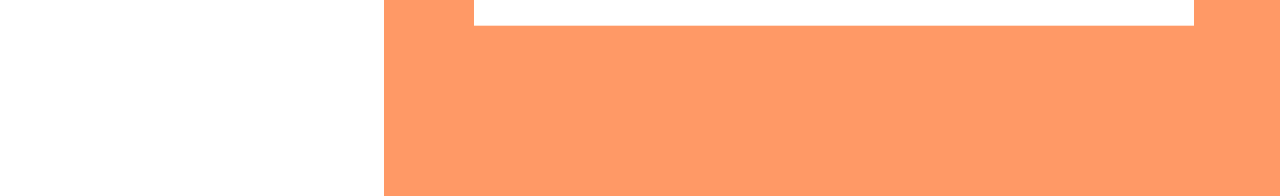
<file: changing/work/nutrition_label.html>
<!DOCTYPE html>
<head>
	<link rel="stylesheet" type="text/css" href="details.css">
	<meta name="viewport" content="width=device-width, initial-scale=1.0">
	<script src="https://ajax.googleapis.com/ajax/libs/jquery/1.11.0/jquery.min.js"></script>
	<script src="../assets/js/jquery.smoothState.js"></script>
	<script src="script.js"></script>
	<link href="https://fonts.googleapis.com/css?family=Lato:300,400,700" rel="stylesheet">
	<link rel="shortcut icon" href="../assets/img/logo.png">
	<title>Emily Zhong: Nutrition Label Redesign </title>
</head>
<body>
<!-- 	<div id="cover">
		<div id="scroll-things">
			<img src="scroll.gif" id="scroll">
			<div id="scroll-text">SCROLL</div>
		</div>
	</div> -->

		<!--TEXT SIDE-->
		<div id="left" class="half">
			<div class="mobilenav"> &#62; </div>
			<div class="name">Emily</div>

			<div id="text-container">
				<div id="title">Nutrition Label Redesign</div>
				<div id="subheadline">You are what you eat: a visual-oriented representation of the food we consume</div>
				<div class="text one">
					More than two-thirds of adults in America are considered to be overweight or obese. While many turn towards treadmills and barbells, it's important not to forget the prewashed salads and fruit smoothies. As a strong believer of the power of education and knowledge, I sought out to redesign the nutrition label so it better informs and convey people of its health benefits and detriments within a quick glance.
				</div>
				<div class="text two">
					When conducting research for my redesign, I considered how three different age groups understood the information on the current nutrition label. I found that those who were younger tended to have less understanding, possibly to less exposure to the nutrition label. Ideally, the nutrition label should be intuitive enough to understand beneficial and detrimental nutrients at first glance, and should be understandable even for younger children to establish healthy habits at a young age.
				</div>
				<div class="text three">
					After many pages of sketches, personas, and ideation, two of which are shown here, I decided on my top ideas. Inspired by graphs that better displayed data trends and the lesser known aspects of nutrition, I focused on representing the distribution of macronutrients, color coding for quicker understanding, serving size/portion control, and a potential QR code to customize the numbers to individual's body measurements and physical activity.
				</div>
				<div class="text four">
					Here is a breakdown of my design, with two layouts for different spacing. Continuing this project, I would like to explore adapting to label size constraints for different packaging, along with researching more about the food industry's influence on the political field's implementation of nutrition labels. Hopefully someday this will catch Michelle Obama's eye. <br> <br> <em><a href = "https://www.behance.net/gallery/45782135/Nutrition-Label-Redesign">You can view more details about the process on my Behance here </a></em>
				</div>
			</div>
		</div>

		<!--IMAGE SIDE-->
		<div class="half" id="titlething">
			<div class="mobilenav"> &#60; </div>
			<div class="name">Zhong</div>
			<div id="dot-container">
				<div class="dot" id="1"></div>
				<div class="dot" id="2"></div>
				<div class="dot" id="3"></div>
				<div class="dot" id="4"></div>
				<div class="down"></div>
				<div class="down"></div>
				<div class="down"></div>
			</div>
		</div>
		
		<div id="right" class="half">
			<div class="image one">
				<img src="img/nutritionlabel/1.jpg">
			</div>
			<div class="image two">
				<img src="img/nutritionlabel/8.jpeg">
			</div>
			<div class="image three">
				<img src="img/nutritionlabel/11.jpeg">
			</div>
			<div class="image four">
				<img src="img/nutritionlabel/4.jpg">
			</div>
		</div>
</body>
</html>
</file>
<file: assets/css/style.css>
#content {
/*	animation: fadeIn 1.5s both;
	animation-delay: 2s;*/
	height: 100%;
	overflow: hidden;
	opacity: 0.8;
}

.half {
	width: 50%;
	height: 100%;
	position: relative;
	/*border: red 1px solid;*/
	float: left;
}

.color {
	width: 0;
	height: 100%;
	z-index: -1;
}

#leftcolor {
	position: absolute;
	right: 0;
	background-color: rgb(102, 153, 255);
}

#rightcolor {
	position: absolute;
	left: 0;
	background-color: rgb(255, 153, 102);
}

.name {
	position: absolute;
	margin: 5px;
	font-size: 48px;
	top: 20px;
	z-index: 3;
	font-weight: 400;
}

.name:hover {
	cursor: pointer;
}

#left .name {
	right: 0;
}

#right .name {
	left: 0;
}

.title {
	position: absolute;
	top: 50%;
	left: 50%;
	transform: translateX(-50%) translateY(-50%);
	font-size: 36px;
}

#about {
	display: block;
	margin: 0 auto;
}

/* ABOUT SECTION */
.aboutsection {
	display: none;
}

#left .aboutsection {
	position: absolute;
	width: 500px;
	height: auto;
	right: 0;
	top: 60%;
	transform: translateY(-50%);
	text-align: right;
	font-size: 18px;
	padding: 10px;
	line-height: 1.5em;
}

#texttitle {
	font-size: 36px;
	letter-spacing: 0.5px;
	height: auto;
	margin-bottom: 5px;
	font-weight: 400;
}


#right .aboutsection {
	width: 100%;
	height: 100%;
	overflow: hidden;
}

#me-picture {
	position: absolute;
    height: 100%;
    /*transform: translateX(-42%) translateY(-25%);*/
}

/* WORK SECTION */
.work {
	width: 100%;
	height: 100%;
	position: relative;
	display: none;
}

#navbar {
	position: absolute;
	right: 40px;
	top: 32px;
	font-size: 24px;
	margin: 5px;
}

.navitem {
	display: inline-block;
	padding: 5px 0px;
	margin: 5px;
	cursor: pointer;
	color: #323232;
}


#design {
	color: white;
	/*highlighting that default page is design on nav bar*/
}

.cs {
	display: none;
}

.art {
	display: none;
}

.picturecontainer {
	width: 90%;
	height: calc(100% - 100px);
	position: absolute;
	bottom: 0px;
	right: 50%;
	transform: translateX(50%);
	overflow: scroll;
}

.picturetile {
	width: calc(50% - 30px);
	height: calc(100%/2 - 30px);
	display: inline-block;
	overflow: hidden;
	margin: 10px;
	/*background-color: black;*/
}


#expandedimage {
	position: relative;
    top: 50%;
    margin: 0 auto;
    transform: translateY(-50%);
    opacity: 1;
}

#expanded {
	height: auto;
	width: auto;
    top: 50%;
    right: 50%;
    position: absolute;
    transform: translateY(-50%) translateX(50%);
}

#exit {
	font-family: helvetica;
	font-size: 36px;
	font-weight: 100;
	position: fixed;
	color: white;
	top: -5px;
	right: 0px;
	opacity: 0.6;
	padding: 20px;
	transition: 0.3s all;
}

#exit:hover {
	opacity: 0.9;
	cursor: pointer;
}

#expandoverlay {
	display: none;
	position: relative;
	width: 100%;
	height: 100%;
	background-color: rgba(0, 0, 0, 0.8);
	z-index: 4;
}

.overlay {
	width: calc(50% - 30px);
	height: calc(100%/2 - 30px);
	background-color: rgba(0, 0, 0, 0.6);
	position: absolute;
	opacity: 1;
	display: block;
	z-index: 1;
}


.arttitle {
	padding: 5px 10px;
	border: 1px solid white;
	text-align: center;
	font-size: 18px;
	position: absolute;
	bottom: 50%;
	right: 50%;
	transform: translateX(50%) translateY(50%);
	color: white;
	opacity: 1;
}

.picture {
	position: relative;
	display: block;
	width: 100%;
	top: 50%;
	left: 50%;
	transform: translateX(-50%) translateY(-50%);
}

#bottom {
	height: 100%;
	width: auto;
}


.textcontainer {
	width: 70%;
	height: 300px;
	position: absolute;
	top: calc(50% + 50px);
	right: 50%;
	transform: translateY(-50%) translateX(50%);
	overflow: hidden;
	text-align: center;
	padding: 30px 10px;
}

.textgroup {
	display: none;
}

.behance {
	display: none;
	font-style: italic;
}

.descriptitle {
	font-size: 24px;
	font-weight: 400;
}

.mediums {
	font-style: italic;
	margin: 8px;
}

#right .cs {
	position: absolute;
	top: 50%;
	right: 50%;
	transform: translateX(50%) translateY(-50%);
	color: white;
	font-size: 48px;
}

/*OTHER STUFF*/
.lo {
	animation: turnOrange 0.5s both;
	animation-delay: 0.5s;
	color: white;
	font-weight: 400;
	text-shadow: 0px 0px 0px white;
}

@keyframes turnOrange {
	from {
		text-shadow: 0px 0px 0px white;
	}
	to {
		text-shadow: 0px 3px 4px rgba(0, 0, 255, 0.3);
	}
}

@keyframes fadeIn {
	from {
		opacity: 0;
	}
	to {
		opacity: 0.9;
	}
}

/*@keyframes fadeInspesh {
	from {
		color: white;
	}
	to {
		color: #323232;
	}
}

@keyframes fadeOut {
	from {
		opacity: 1;
	}
	to {
		opacity: 0;
	}
}

#welcome {
	position: absolute;
	left: 50%;
	top: 50%;
	transform: translateX(-50%) translateY(-50%);
	font-size: 48px;
	animation: fadeInspesh 2s, fadeOut 2s 1s;
	opacity: 1;
	color: white;
}
*/

a {
	color: inherit;
	text-decoration: none;
	width: 100%;
	height: 100%;
}


a:hover {
	color: rgb(255, 153, 102);
	transition: 0.2s all;
}


::-webkit-scrollbar { 
    display: none; 
}

.mobilenav {
	display: none;
}

ul {
	list-style-type: none;
	margin: -2px 0px 0px 0px;
	font-size: 18px;
}

li {
	text-shadow: none;
	transition: 0.2s all;
}

li:hover {
	text-shadow: 2px 1px 2px rgba(0, 0, 0, 0.1);
}

body, html {
	width: 100%;
	height: 100%;
	margin: 0;
	/*font-family: 'Montserrat', sans-serif;*/
	font-family: 'Lato', sans-serif;
	font-weight: 300;
}

@media(max-width: 991px) {
	.mobilenav {
		position: fixed;
		display: none;
		font-size: 30px;
		color: white;
		top: 20px;
	}

	#right .mobilenav {
		left: 15px;
		top: 30px;
	}

	#left .mobilenav {
		right: 15px;
	}

	#left .aboutsection {
		width: 80%;
		font-size: 12px;
	}

	ul {
		list-style-type: none;
		margin: -2px 0px 0px 0px;
		font-size: 12px;
	}

	#about-textcontainer {
		font-size: 12px;
		width: 90%;
		text-align: center;
		top: 50%;
		transform: translateY(-50%);
	}

	#texttitle {
		font-size: 18px;
		margin-bottom: 10px;
	}

	#navbar {
	position: fixed;
	top: 24px;
	right: 0px;
	width: 100%;
	height: 0px;
	text-align: center;
	}

	.navitem {
	display: inline-block;
	padding: 5px 3px;
	margin: 0px 5px;
	cursor: pointer;
	color: #323232;
	font-size: 18px;
	}

	/*.overlay {
		display: None;
	}*/

	.picturetile {
	width: 100%;
	height: calc(100%/3 - 30px);
	overflow: hidden;
	margin: 5px;
	background-color: black;
	right: 50%;
	}

	.overlay {
	width: calc(50% - 30px);
	height: calc(100%/3 - 30px);
	background-color: rgba(0, 0, 0, 0.6);
	position: absolute;
	opacity: 1;
	display: block;
	z-index: 1;
	}

	.picturecontainer {
	width: 80%;
	height: calc(100% - 90px);
	position: absolute;
	top: 85px;
	right: 50%;
	transform: translateX(50%);
	overflow: scroll;
	}

	.arttitle {
		width: 90%;
		font-size: 12px;
		text-align: center;
		border: black 0px solid;
	}

	.work {
		text-align: center;
	}

	.textcontainer {
		display: none;
		position: fixed;
		margin: 0 auto;
		height: 100px;
		width: 90%;
		top: calc(100% - 90px);
		color: white;
		z-index: 10;
		overflow: scroll;
	}

	.textgroup {
		top: 0;
		position: absolute;
		font-size: 12px;
		text-align: center;
		left: 50%;
		width: inherit;
		transform: translateX(-50%);
	}

	.descriptitle {
		font-size: 14px;
	}
}
</file>
<file: changing/assets/css/style.css>
#content {
/*	animation: fadeIn 1.5s both;
	animation-delay: 2s;*/
	height: 100%;
	overflow: hidden;
	opacity: 0.8;
}

.half {
	width: 50%;
	height: 100%;
	position: relative;
	/*border: red 1px solid;*/
	float: left;
}

.hover {
	animation: hoverSide 0.3s;
	animation-fill-mode: forwards;
}

.unhover {
	animation: sideHover 0.2s;
	animation-fill-mode: forwards;
}

@keyframes hoverSide {
	0% {
		width: 0%;
	}
	100% {
		width: 100%;
	}
}

@keyframes sideHover {
	0% {
		width: 100%;
	}
	100% {
		width: 0%;
	}
}

.leftShift {
	animation: 0.2s leftShift;
	animation-fill-mode: forwards;
	transition-timing-function: ease-in;
}

.rightShift {
	animation: 0.2s rightShift;
	animation-fill-mode: forwards;
	transition-timing-function: ease-in;
}

.fadeOut {
	animation: 0.3s fadeOut;
	animation-fill-mode: forwards;
}

@keyframes rightShift {
	0% {width: 50%;
		opacity: 0.8;
		color: rgba(255, 255, 255, 0);}
	100% {width: 70%;
		opacity: 1;
		color: rgba(255, 255, 255, 1);}
}

@keyframes leftShift {
	0% {width: 50%;}
	100% {width: 30%;}
}

.color {
	width: 0;
	height: 100%;
	z-index: -1;
}

#leftcolor {
	position: absolute;
	right: 0;
	background-color: rgb(102, 153, 255);
}

#rightcolor {
	position: absolute;
	left: 0;
	background-color: rgb(255, 153, 102);
}

.name {
	position: absolute;
	margin: 5px;
	font-size: 48px;
	top: 20px;
	z-index: 3;
	font-weight: 400;
}

.name:hover {
	cursor: pointer;
}

#left .name {
	right: 0;
}

#right .name {
	left: 0;
}

.title {
	position: absolute;
	top: 50%;
	left: 50%;
	transform: translateX(-50%) translateY(-50%);
	font-size: 36px;
}

#about {
	display: block;
	margin: 0 auto;
}

.mobilenav {
	display: none;
}

a {
	color: inherit;
	text-decoration: none;
	width: 100%;
	height: 100%;
	transition: 0.2s all;
}

.half:hover {
	color: white;
	cursor: pointer;
}

body, html {
	width: 100%;
	height: 100%;
	margin: 0;
	/*font-family: 'Montserrat', sans-serif;*/
	font-family: 'Lato', sans-serif;
	font-weight: 300;
}

@media(max-width: 991px) {
	.mobilenav {
		position: fixed;
		display: none;
		font-size: 30px;
		color: white;
		top: 20px;
	}

	#right .mobilenav {
		left: 15px;
		top: 30px;
	}

	#left .mobilenav {
		right: 15px;
	}
}
</file>
<file: changing/assets/css/aboutme.css>
#content {
	height: 100%;
	overflow: hidden;
	opacity: 1;
}

.half {
	height: 100%;
	position: relative;
	/*border: red 1px solid;*/
	float: left;
}

#left {
	width: 50%;
	color: rgba(255, 255, 255, 0);
	opacity: 0.8;
}

#right {
	width: 50%;
}

.leftShift {
	animation: 0.2s leftShift;
	animation-fill-mode: forwards;
	transition-timing-function: ease-in;
}

.rightShift {
	animation: 0.2s rightShift;
	animation-fill-mode: forwards;
	transition-timing-function: ease-in;
}

.rightReturn {
	animation: 0.2s rightReturn;
	animation-fill-mode: forwards;
	transition-timing-function: ease-in;
}

.leftReturn {
	animation: 0.2s leftReturn;
	animation-fill-mode: forwards;
	transition-timing-function: ease-in;
}

@keyframes leftShift {
	0% {width: 50%;
		opacity: 0.8;
		color: rgba(255, 255, 255, 0);}
	100% {width: 70%;
		opacity: 1;
		color: rgba(255, 255, 255, 1);}
}

@keyframes rightShift {
	0% {width: 50%;}
	100% {width: 30%;}
}

@keyframes rightReturn {
	0% {width: 30%;}
	100% {width: 50%;}
}

@keyframes leftReturn {
	0% {width: 70%;}
	100% {width: 50%;}
}

#me-picture {
	opacity: 0;
	
}

.color {
	width: 0;
	height: 100%;
	z-index: -1;
}

@keyframes returnColor {
	0% { width: 100%; }
	100% {width: 0%;}
}

.returnColor {
	animation: 0.2s returnColor;
	animation-fill-mode: forwards;
}

#leftcolor {
	position: absolute;
	right: 0;
	width: 100%;
	background-color: rgb(102, 153, 255);
}

#rightcolor {
	position: absolute;
	left: 0;
	background-color: rgb(255, 153, 102);
}

.name {
	position: absolute;
	margin: 5px;
	font-size: 48px;
	top: 20px;
	z-index: 3;
	font-weight: 400;
}

.name:hover {
	cursor: pointer;
}

#left .name {
	right: 0;
	color: white;
}

#right .name {
	left: 0;
	color: black;
}

.title {
	position: absolute;
	top: 50%;
	left: 50%;
	transform: translateX(-50%) translateY(-50%);
	font-size: 36px;
	opacity: 1;
}

.fadeOut {
	animation: 0.3s fadeOut;
	animation-fill-mode: forwards;
}

.fadeIn {
	animation: 0.5s fadeIn;
	animation-fill-mode: forwards;
}

.fastFadeIn {
	animation: 0.2s fadeIn;
	animation-fill-mode: forwards;
}

.fastFadeOut {
	animation: 0.2s fadeOut;
	animation-fill-mode: forwards;
}

@keyframes fadeOut {
	0% { opacity: 1;}
	100% {opacity: 0;}
}

@keyframes fadeIn {
	0% {opacity: 0;}
	100% {opacity: 1;}
}

#left .aboutsection {
	position: absolute;
	width: 500px;
	height: auto;
	right: 0;
	top: 60%;
	transform: translateY(-50%);
	text-align: right;
	font-size: 18px;
	padding: 10px;
	line-height: 1.5em;
}

#texttitle {
	font-size: 36px;
	letter-spacing: 0.5px;
	height: auto;
	margin-bottom: 5px;
	font-weight: 400;
}


#right .aboutsection {
	width: 100%;
	height: 100%;
	overflow: hidden;
}

#me-picture {
	position: relative;
	right: 0;
    height: 100%;
}


/*OTHER STUFF*/
.lo {
	opacity: 0;
	color: white;
	font-weight: 400;
	text-shadow: 0px 0px 0px white;
}

.blueShadow {
	animation: blueShadow 0.5s both;
	animation-fill-mode: forwards;
}

@keyframes blueShadow {
	0% {
		opacity: 0;
		text-shadow: 0px 0px 0px white;
	}
	50% {opacity: 1;
		text-shadow: 0px 0px 0px white;
	}
	100% {
		opacity: 1;
		text-shadow: 0px 3px 4px rgba(0, 0, 255, 0.3);
	}
}

a {
	color: inherit;
	text-decoration: none;
	width: 100%;
	height: 100%;
}


a:hover {
	color: rgb(255, 153, 102);
	transition: 0.2s all;
}

.mobilenav {
	display: none;
}

ul {
	list-style-type: none;
	margin: -2px 0px 0px 0px;
	font-size: 18px;
}

li {
	text-shadow: none;
	transition: 0.2s all;
}

li:hover {
	text-shadow: 2px 1px 2px rgba(0, 0, 0, 0.3);
}

body, html {
	width: 100%;
	height: 100%;
	margin: 0;
	font-family: 'Lato', sans-serif;
	font-weight: 300;
}

@media(max-width: 991px) {
	.mobilenav {
		position: fixed;
		display: none;
		font-size: 30px;
		color: white;
		top: 20px;
	}

	#right .mobilenav {
		left: 15px;
		top: 30px;
	}

	#left .mobilenav {
		right: 15px;
	}

	#about-textcontainer {
		font-size: 14px;
		width: 90%;
		text-align: center;
		top: 50%;
		transform: translateY(-50%);
	}

	#texttitle {
		font-size: 24px;
		margin-bottom: 10px;
	}

}
</file>
<file: changing/assets/css/staticwork.css>
#content {
	height: 100%;
	overflow: hidden;
	opacity: 1;
}

.half {
	height: 100%;
	position: relative;
	/*border: red 1px solid;*/
	float: left;
}

#left {
	width: 30%;
	color: rgba(255, 255, 255, 0);
}

#right {
	width: 70%;
	opacity: 1;
	color: rgba(255, 255, 255, 1);
}

.leftShift {
	animation: 0.2s leftShift;
	animation-fill-mode: forwards;
	transition-timing-function: ease-in;
}

.rightShift {
	animation: 0.2s rightShift;
	animation-fill-mode: forwards;
	transition-timing-function: ease-in;
}

.rightReturn {
	animation: 0.2s rightReturn;
	animation-fill-mode: forwards;
	transition-timing-function: ease-in;
}

.leftReturn {
	animation: 0.2s leftReturn;
	animation-fill-mode: forwards;
	transition-timing-function: ease-in;
}

@keyframes rightReturn {
	0% {width: 70%;}
	100% {width: 50%;}
}

@keyframes leftReturn {
	0% {width: 30%;}
	100% {width: 50%;}
}


.color {
	width: 0;
	height: 100%;
	z-index: -1;
}

@keyframes returnColor {
	0% { width: 100%; }
	100% {width: 0%;}
}

.returnColor {
	animation: 0.2s returnColor;
	animation-fill-mode: forwards;
}

#leftcolor {
	position: absolute;
	right: 0;
	width: 0%;
	background-color: rgb(102, 153, 255);
}

#rightcolor {
	position: absolute;
	left: 0;
	width: 100%;
	background-color: rgb(255, 153, 102);
}

.name {
	position: absolute;
	margin: 5px;
	font-size: 48px;
	top: 20px;
	z-index: 3;
	font-weight: 400;
}

.name:hover, .picturetile:hover {
	cursor: pointer;
}

#left .name {
	right: 0;
	color: black;
}

#right .name {
	left: 0;
	color: white;
}

.title {
	position: absolute;
	top: 50%;
	left: 50%;
	transform: translateX(-50%) translateY(-50%);
	font-size: 36px;
	opacity: 0;
}

.fadeOut {
	animation: 0.3s fadeOut;
	animation-fill-mode: forwards;
}

.fadeIn {
	animation: 0.5s fadeIn;
	animation-fill-mode: forwards;
}

.fastFadeIn {
	animation: 0.2s fadeIn;
	animation-fill-mode: forwards;
}

.fastFadeOut {
	animation: 0.2s fadeOut;
	animation-fill-mode: forwards;
}

@keyframes fadeOut {
	0% { opacity: 1;}
	100% {opacity: 0;}
}

@keyframes fadeIn {
	0% {opacity: 0;}
	100% {opacity: 1;}
}

a {
	color: inherit;
	text-decoration: none;
	width: 100%;
	height: 100%;
}

#navbar {
	position: absolute;
	right: 40px;
	top: 32px;
	font-size: 24px;
	margin: 5px;
}

.navitem {
	display: inline-block;
	padding: 5px 0px;
	margin: 5px;
	cursor: pointer;
	color: #323232;
}


#thispage {
	color: white;
	/*highlighting that default page is design on nav bar*/
}

.picturecontainer {
	width: 90%;
	height: calc(100% - 100px);
	position: absolute;
	bottom: 0px;
	right: 50%;
	transform: translateX(50%);
	overflow: scroll;
}

.picturetile {
	width: calc(50% - 30px);
	height: calc(100%/2 - 30px);
	display: inline-block;
	overflow: hidden;
	margin: 10px;
	/*background-color: black;*/
}


#expandedimage {
	position: relative;
    top: 50%;
    margin: 0 auto;
    transform: translateY(-50%);
    opacity: 1;
}

#expanded {
	height: auto;
	width: auto;
    top: 50%;
    right: 50%;
    position: absolute;
    transform: translateY(-50%) translateX(50%);
}

#exit {
	font-family: helvetica;
	font-size: 36px;
	font-weight: 100;
	position: fixed;
	color: white;
	top: -5px;
	right: 0px;
	opacity: 0.6;
	padding: 20px;
	transition: 0.3s all;
}

#exit:hover {
	opacity: 0.9;
	cursor: pointer;
}

#expandoverlay {
	display: none;
	position: relative;
	width: 100%;
	height: 100%;
	background-color: rgba(0, 0, 0, 0.8);
	z-index: 4;
}

.overlay {
	width: calc(50% - 30px);
	height: calc(100%/2 - 30px);
	background-color: rgba(0, 0, 0, 0.6);
	position: absolute;
	opacity: 1;
	display: block;
	z-index: 1;
}


.arttitle {
	padding: 5px 10px;
	border: 1px solid white;
	text-align: center;
	font-size: 18px;
	position: absolute;
	bottom: 50%;
	right: 50%;
	transform: translateX(50%) translateY(50%);
	color: white;
	opacity: 1;
}

.picture {
	position: relative;
	display: block;
	width: 100%;
	top: 50%;
	left: 50%;
	transform: translateX(-50%) translateY(-50%);
}

#bottom {
	height: 100%;
	width: auto;
}


.textcontainer {
	width: 70%;
	height: 300px;
	position: absolute;
	top: calc(50% + 50px);
	right: 50%;
	transform: translateY(-50%) translateX(50%);
	overflow: hidden;
	text-align: center;
	padding: 30px 10px;
	color: black;
}

.textgroup {
	display: none;
}

.behance {
	display: none;
	font-style: italic;
}

.descriptitle {
	font-size: 24px;
	font-weight: 400;
	margin-bottom: 5px;
}

.mediums {
	font-style: italic;
	margin: 8px;
}

#right .cs {
	position: absolute;
	top: 50%;
	right: 50%;
	transform: translateX(50%) translateY(-50%);
	color: white;
	font-size: 48px;
}


::-webkit-scrollbar { 
    display: none; 
}

.mobilenav {
	display: none;
}

#sole-message {
	position: absolute;
	left: 50%;
	top: 50%;
	transform: translateX(-50%) translateY(-50%);
	font-size: 48px;
}

body, html {
	width: 100%;
	height: 100%;
	margin: 0;
	font-family: 'Lato', sans-serif;
	font-weight: 300;
}

@media(max-width: 991px) {
	.mobilenav {
		position: fixed;
		font-size: 30px;
		color: white;
		top: 20px;
	}

	#right .mobilenav {
		left: 15px;
		top: 30px;
	}

	#left .mobilenav {
		right: 15px;
	}

	#navbar {
	position: fixed;
	top: 24px;
	right: 0px;
	width: 100%;
	height: 0px;
	text-align: center;
	}

	.navitem {
	display: inline-block;
	padding: 5px 3px;
	margin: 0px 5px;
	cursor: pointer;
	color: #323232;
	font-size: 24px;
	}

	.picturetile {
	width: 100%;
	height: calc(100%/3 - 30px);
	overflow: hidden;
	margin: 5px;
	background-color: black;
	right: 50%;
	}

	.overlay {
	width: calc(50% - 30px);
	height: calc(100%/3 - 30px);
	background-color: rgba(0, 0, 0, 0.6);
	position: absolute;
	opacity: 1;
	display: block;
	z-index: 1;
	}

	.picturecontainer {
	width: 80%;
	height: calc(100% - 90px);
	position: absolute;
	top: 85px;
	right: 50%;
	transform: translateX(50%);
	overflow: scroll;
	}

	.arttitle {
		width: 90%;
		font-size: 12px;
		text-align: center;
		border: black 0px solid;
	}

	.work {
		text-align: center;
		display: none;
	}

	.textcontainer {
		display: none;
		position: fixed;
		margin: 0 auto;
		height: 100px;
		width: 90%;
		top: calc(100% - 90px);
		color: white;
		z-index: 10;
		overflow: scroll;
	}

	.textgroup {
		top: 0;
		position: absolute;
		font-size: 12px;
		text-align: center;
		left: 50%;
		width: inherit;
		transform: translateX(-50%);
	}

	.descriptitle {
		font-size: 14px;
	}

}
</file>
<file: changing/assets/css/work.css>
#content {
	height: 100%;
	overflow: hidden;
	opacity: 1;
}

.half {
	height: 100%;
	position: relative;
	/*border: red 1px solid;*/
	float: left;
}

#left {
	width: 50%;
	color: rgba(255, 255, 255, 0);
	opacity: 0.8;
}

#right {
	width: 50%;
}

.leftShift {
	animation: 0.2s leftShift;
	animation-fill-mode: forwards;
	transition-timing-function: ease-in;
}

.rightShift {
	animation: 0.2s rightShift;
	animation-fill-mode: forwards;
	transition-timing-function: ease-in;
}

.rightReturn {
	animation: 0.2s rightReturn;
	animation-fill-mode: forwards;
	transition-timing-function: ease-in;
}

.leftReturn {
	animation: 0.2s leftReturn;
	animation-fill-mode: forwards;
	transition-timing-function: ease-in;
}

@keyframes rightShift {
	0% {width: 50%;
		opacity: 0.8;
		color: rgba(255, 255, 255, 0);}
	100% {width: 70%;
		opacity: 1;
		color: rgba(255, 255, 255, 1);}
}

@keyframes leftShift {
	0% {width: 50%;}
	100% {width: 30%;}
}

@keyframes rightReturn {
	0% {width: 70%;}
	100% {width: 50%;}
}

@keyframes leftReturn {
	0% {width: 30%;}
	100% {width: 50%;}
}


.color {
	width: 0;
	height: 100%;
	z-index: -1;
}

@keyframes returnColor {
	0% { width: 100%; }
	100% {width: 0%;}
}

.returnColor {
	animation: 0.2s returnColor;
	animation-fill-mode: forwards;
}

#leftcolor {
	position: absolute;
	right: 0;
	width: 0%;
	background-color: rgb(102, 153, 255);
}

#rightcolor {
	position: absolute;
	left: 0;
	width: 100%;
	background-color: rgb(255, 153, 102);
}

.name {
	position: absolute;
	margin: 5px;
	font-size: 48px;
	top: 20px;
	z-index: 3;
	font-weight: 400;
}

.name:hover {
	cursor: pointer;
}

#left .name {
	right: 0;
	color: black;
}

#right .name {
	left: 0;
	color: white;
}

.title {
	position: absolute;
	top: 50%;
	left: 50%;
	transform: translateX(-50%) translateY(-50%);
	font-size: 36px;
	opacity: 1;
}

.fadeOut {
	animation: 0.3s fadeOut;
	animation-fill-mode: forwards;
}

.fadeIn {
	animation: 0.5s fadeIn;
	animation-fill-mode: forwards;
}

.fastFadeIn {
	animation: 0.2s fadeIn;
	animation-fill-mode: forwards;
}

.fastFadeOut {
	animation: 0.2s fadeOut;
	animation-fill-mode: forwards;
}

@keyframes fadeOut {
	0% { opacity: 1;}
	100% {opacity: 0;}
}

@keyframes fadeIn {
	0% {opacity: 0;}
	100% {opacity: 1;}
}

a {
	color: inherit;
	text-decoration: none;
	width: 100%;
	height: 100%;
}

a:hover {
	cursor: pointer;
}

#navbar {
	position: absolute;
	right: 40px;
	top: 32px;
	font-size: 24px;
	margin: 5px;
}

.navitem {
	display: inline-block;
	padding: 5px 0px;
	margin: 5px;
	cursor: pointer;
	color: #323232;
}


#thispage {
	color: white;
	/*highlighting that default page is design on nav bar*/
}

.picturecontainer {
	width: 90%;
	height: calc(100% - 100px);
	position: absolute;
	bottom: 0px;
	right: 50%;
	transform: translateX(50%);
	overflow: scroll;
}

.picturetile {
	width: calc(50% - 30px);
	height: calc(100%/2 - 30px);
	display: inline-block;
	overflow: hidden;
	margin: 10px;
	/*background-color: black;*/
}

.picture:hover {
	cursor: pointer;
}


#expandedimage {
	position: relative;
    top: 50%;
    margin: 0 auto;
    transform: translateY(-50%);
    opacity: 1;
}

#expanded {
	height: auto;
	width: auto;
    top: 50%;
    right: 50%;
    position: absolute;
    transform: translateY(-50%) translateX(50%);
}

#exit {
	font-family: helvetica;
	font-size: 36px;
	font-weight: 100;
	position: fixed;
	color: white;
	top: -5px;
	right: 0px;
	opacity: 0.6;
	padding: 20px;
	transition: 0.3s all;
}

#exit:hover {
	opacity: 0.9;
	cursor: pointer;
}

#expandoverlay {
	display: none;
	position: relative;
	width: 100%;
	height: 100%;
	background-color: rgba(0, 0, 0, 0.8);
	z-index: 4;
}

.overlay {
	width: calc(50% - 30px);
	height: calc(100%/2 - 30px);
	background-color: rgba(0, 0, 0, 0.6);
	position: absolute;
	opacity: 1;
	display: block;
	z-index: 1;
}


.arttitle {
	padding: 5px 10px;
	border: 1px solid white;
	text-align: center;
	font-size: 18px;
	position: absolute;
	bottom: 50%;
	right: 50%;
	transform: translateX(50%) translateY(50%);
	color: white;
	opacity: 1;
}

.picture {
	position: relative;
	display: block;
	width: 100%;
	top: 50%;
	left: 50%;
	transform: translateX(-50%) translateY(-50%);
}

#bottom {
	height: 100%;
	width: auto;
}


.textcontainer {
	width: 70%;
	height: 300px;
	position: absolute;
	top: calc(50% + 50px);
	right: 50%;
	transform: translateY(-50%) translateX(50%);
	overflow: hidden;
	text-align: center;
	padding: 30px 10px;
}

.textgroup {
	display: none;
}

.behance {
	display: none;
	font-style: italic;
}

.descriptitle {
	font-size: 24px;
	font-weight: 400;
}

.mediums {
	font-style: italic;
	margin: 8px;
}

#right .cs {
	position: absolute;
	top: 50%;
	right: 50%;
	transform: translateX(50%) translateY(-50%);
	color: white;
	font-size: 48px;
}


::-webkit-scrollbar { 
    display: none; 
}

.mobilenav {
	display: none;
}

body, html {
	width: 100%;
	height: 100%;
	margin: 0;
	font-family: 'Lato', sans-serif;
	font-weight: 300;
}

@media(max-width: 991px) {
	.mobilenav {
		position: fixed;
		font-size: 30px;
		color: white;
		top: 20px;
	}

	#right .mobilenav {
		left: 15px;
		top: 30px;
	}

	#left .mobilenav {
		right: 15px;
	}

	#navbar {
	position: fixed;
	top: 24px;
	right: 0px;
	width: 100%;
	height: 0px;
	text-align: center;
	}

	.navitem {
	display: inline-block;
	padding: 5px 3px;
	margin: 0px 5px;
	cursor: pointer;
	color: #323232;
	font-size: 24px;
	}

	.picturetile {
	width: 100%;
	height: calc(100%/3 - 30px);
	overflow: hidden;
	margin: 5px;
	background-color: black;
	right: 50%;
	}

	.overlay {
	width: calc(50% - 30px);
	height: calc(100%/3 - 30px);
	background-color: rgba(0, 0, 0, 0.6);
	position: absolute;
	opacity: 1;
	display: block;
	z-index: 1;
	}

	.picturecontainer {
	width: 80%;
	height: calc(100% - 90px);
	position: absolute;
	top: 85px;
	right: 50%;
	transform: translateX(50%);
	overflow: scroll;
	}

	.arttitle {
		width: 90%;
		font-size: 12px;
		text-align: center;
		border: black 0px solid;
	}

	.work {
		text-align: center;
	}

	.textcontainer {
		display: none;
		position: fixed;
		margin: 0 auto;
		height: 100px;
		width: 90%;
		top: calc(100% - 90px);
		color: white;
		z-index: 10;
		overflow: scroll;
	}

	.textgroup {
		top: 0;
		position: absolute;
		font-size: 12px;
		text-align: center;
		left: 50%;
		width: inherit;
		transform: translateX(-50%);
	}

	.descriptitle {
		font-size: 14px;
	}

}
</file>
<file: changing/work/details.css>
.half {
	position: absolute;
	height: 100%;
	/*border: red 1px solid;*/
	top: 0;
	z-index: 0;
}

/* LEFT SIDE: TEXT */

#left {
	width: 30%;
	left: 0;
}

#title {
	font-size: 21px;
	text-align: center;
	margin-top: 50px;
	margin-bottom: 2px;
}

#subheadline {
	font-style: italic;
	font-size: 16px;
	font-weight: 300;
	text-align: center;
	margin-bottom: 20px;
}

.text {
	text-align: center;
	font-size: 16px;
	font-weight: 300;
	/*height: 50%;*/
}


#text-container {
	position: absolute;
	top: 50%;
	left: 50%;
	transform: translateY(-50%) translateX(-50%);
	width: 80%;
	/*overflow: scroll;*/
}

/*RIGHT SIDE: IMAGES*/

#right {
	left: 30vw;
	top: 0;
	background-color: rgb(255, 153, 102);
	width: calc(70vw + 100vh);
	/*overflow: hidden;*/
	height: calc(70vw + 100vh);
	transform: rotate(0deg);
}


.image {
	/*"100%" is actually 50%; scaled to larger "strip", similar to carousel*/
	height: 80vh;
	width: 80vh;
	width: 1px;
	position: absolute;
}

.image img {
	position: absolute;
	height: 100%;
	left: 50%;
	top: 50%;
	transform: translateX(-50%) translateY(-50%);
}

.himage {
	width: 50vw;
	height: 1px;
	position: absolute;
}

.himage img {
	position: absolute;
	width: 100%;
	left: 50%;
	top: 50%;
	transform: translateX(-50%) translateY(-50%);
}

.image.one {
	top: 50vh;
	left: 35vw;
	transform: translateY(-50%) translateX(-50%);
}

.himage.one {
	right: 35vw;
	top: 50vh;
	transform: translateY(-50%) translateX(-50%);
}

.image.two, .himage.two {
	bottom: 35vw;
	left: 50vh;
	transform: translateX(-50%) translateY(50%) rotate(-90deg);
}

.image.three {
	bottom: 50vh;
	right: 35vw;
	transform: translateX(-50%) translateY(50%) rotate(180deg);
}

.himage.three {
	bottom: 50vh;
	left: calc(100vh + 35vw);
	transform: translateX(-50%) translateY(-50%) rotate(180deg);
}

.image.four, .himage.four {
	position: absolute;
	top: 35vw;
	right: 50vh;
	transform: translateX(50%) translateY(-50%) rotate(-270deg);
}

/*OTHER*/
.name {
	position: absolute;
	margin: 5px;
	font-size: 48px;
	top: 20px;
	z-index: 30;
	font-weight: 400;
}

.name:hover {
	cursor: pointer;
}

#left .name {
	right: 0;
	color: black;
}

#titlething .name {
	left: 0;
	color: white;
}

#titlething {
	position: absolute;
	height: 100vh;
	width: 70vw;
	right: 0px;
	z-index: 10;
}

#cover {
	width: 100%;
	height: 100%;
	background-color: rgba(0, 0, 0, 0.7);
	position: absolute;
	z-index: 100;
}

#scroll-things {
	position: absolute;
	left: 50%;
	top: 50%;
	transform: translateX(-50%) translateY(-50%);
}

#scroll-text {
	position: absolute;
	left: 50%;
	margin-top: -30px;
	transform: translateX(-50%);
	color: white;
	font-size: 24px;
	font-weight: 700;
	letter-spacing: .5em;
	text-align: center;
}

#scroll {
	height: 50vh;
	margin-left: 3%;
}

#dot-container {
	position: absolute;
	top: 50%;
	left: 10px;
	/*transform: translateY(-50%);*/
}

.dot {
	position: relative;
	margin-top: 5px;
	width: 5px;
	height: 5px;
	border: 1px solid white;
	border-radius: 50%;
}

.fill-color {
	background-color: rgba(255, 255, 255, 1);
}

.down {
	position: relative;
	top: 5px;
	margin-top: 2px;
	transform: rotate(45deg);
	height: 5px;
	width: 5px;
	border-bottom: 1px solid white;
	border-right: 1px solid white;
	animation-name: down-bobble;
	animation-duration: 0.6s;
	animation-iteration-count: infinite;
	animation-direction: alternate-reverse;
	animation-delay: .4s;
}

@keyframes down-bobble {
	from {
		top: 5px;
	} to {
		top: 15px;
	}
}

.mobilenav {
	display: none;
}

a {
	text-decoration: none;
	color: black;
	transition: 0.2s all;
}

a:hover {
	color: rgb(255, 153, 102);
}

body {
	position: absolute;
	margin: 0 auto;
	font-family: Lato;
	height: 100%;
	overflow: hidden;
	width: 100%;
	height: 100%;
	z-index: -1;
}
</file>
